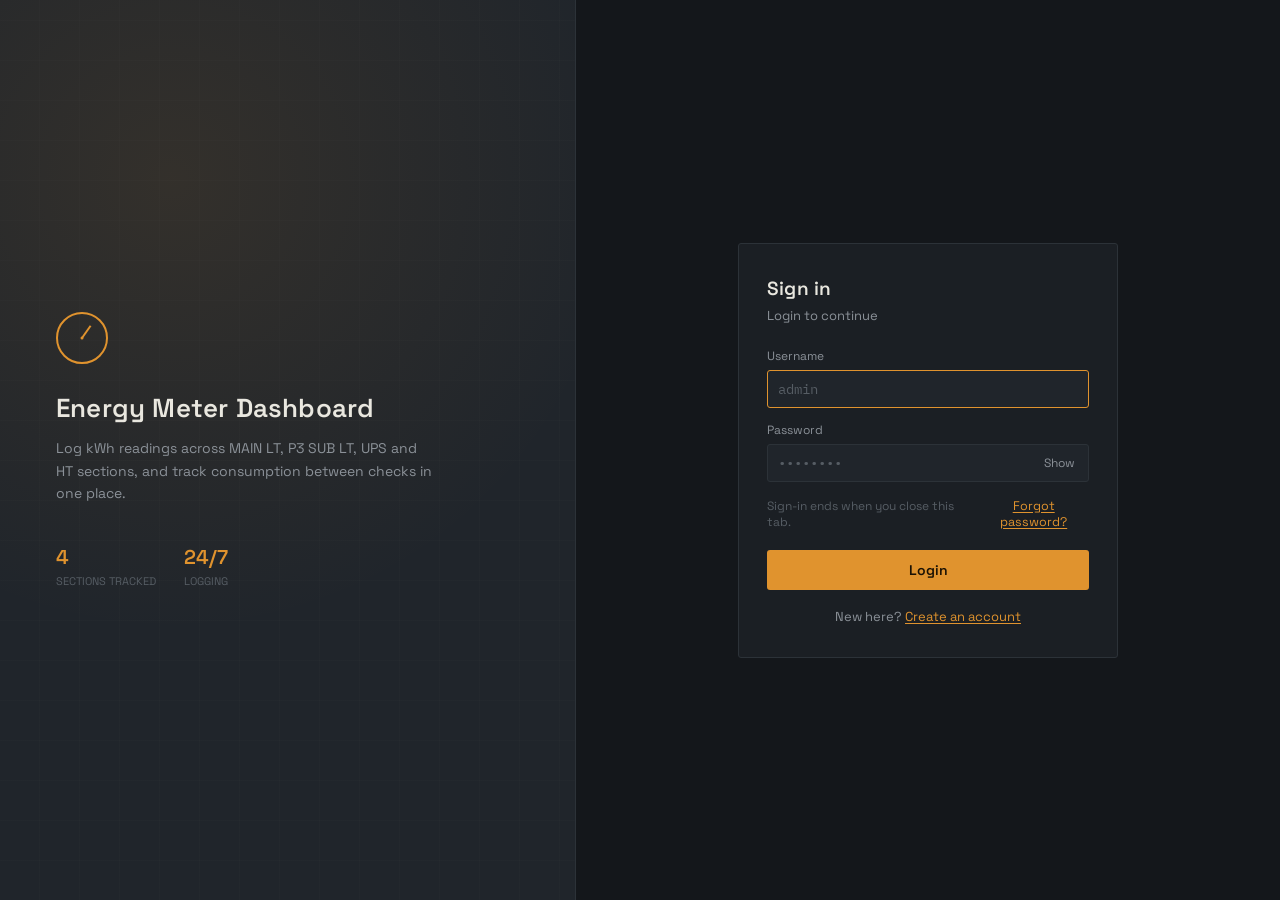
<file: Index.html>
<!DOCTYPE html>
<html lang="en">
<head>
<meta charset="UTF-8">
<script>
  /* Runs before body paints, so the correct page (login vs dashboard)
     shows immediately with no flash of the wrong one. */
  (function(){
    // Login lasts only for this browser tab: closing the tab logs out.
    // Clear anything an older version kept across tab closes.
    ['emd_logged_in','emd_current_user','emd_current_role'].forEach(function(k){ localStorage.removeItem(k); });
    var authed = sessionStorage.getItem('emd_logged_in') === '1';
    document.documentElement.className = authed ? 'is-authed' : 'is-guest';
  })();
</script>
<meta name="viewport" content="width=device-width, initial-scale=1.0">
<title>Energy Meter Dashboard</title>
<link rel="preconnect" href="https://fonts.googleapis.com">
<link rel="preconnect" href="https://fonts.gstatic.com" crossorigin>
<link href="https://fonts.googleapis.com/css2?family=Space+Grotesk:wght@400;500;600;700&family=IBM+Plex+Mono:wght@400;500;600&display=swap" rel="stylesheet">
<style>
  :root{
    --bg: #14171B;
    --panel: #1B1F24;
    --panel-2: #20252B;
    --border: #2C3238;
    --border-soft: #23282E;
    --text: #E9E7DF;
    --text-dim: #8B9198;
    --text-faint: #565D64;
    --amber: #E0932E;
    --green: #6FA97A;
    --red: #C1553C;
    --radius: 3px;
  }
  *{box-sizing:border-box;}

  /* Hide the browser's default up/down spinner on number inputs (kWh
     reading fields, litres, hours, etc.) — purely cosmetic, the inputs
     stay type="number" with all validation/behavior unchanged. */
  input[type="number"]::-webkit-inner-spin-button,
  input[type="number"]::-webkit-outer-spin-button{
    -webkit-appearance: none;
    margin: 0;
  }
  input[type="number"]{
    -moz-appearance: textfield;
    appearance: textfield;
  }
  html,body{margin:0;padding:0;}
  body{
    background: var(--bg);
    color: var(--text);
    font-family: 'Space Grotesk', sans-serif;
    -webkit-font-smoothing: antialiased;
    min-height:100vh;
  }
  .mono{ font-family:'IBM Plex Mono', monospace; font-variant-numeric: tabular-nums; }

  /* ===== auth-gated visibility (see inline script above) ===== */
  #loginPage, #dashboardPage{ display:none; }
  html.is-guest #loginPage{ display:flex; }
  html.is-authed #dashboardPage{ display:block; }

  .shell{ max-width: 1180px; margin: 0 auto; padding: 32px 24px 80px; }

  /* header */
  .top{
    display:flex; align-items:flex-end; justify-content:space-between;
    border-bottom: 1px solid var(--border);
    padding-bottom: 20px; margin-bottom: 22px;
    flex-wrap: wrap; gap: 16px;
  }
  .brand-mark{ display:flex; align-items:center; gap:14px; }
  .dial{
    width:44px; height:44px; border-radius:50%;
    border: 2px solid var(--amber);
    position:relative; flex-shrink:0;
  }
  .dial::after{
    content:''; position:absolute; top:50%; left:50%;
    width:2px; height:15px; background:var(--amber);
    transform-origin: bottom center;
    transform: translate(-50%,-100%) rotate(35deg);
  }
  .dial::before{
    content:''; position:absolute; top:50%; left:50%;
    width:3px; height:3px; border-radius:50%; background:var(--amber);
    transform: translate(-50%,-50%);
  }
  .dial.small{ width:36px; height:36px; margin: 0 auto 14px; }
  h1{ font-size: 22px; font-weight:600; margin:0; letter-spacing:0.2px; }
  .sub{ color: var(--text-dim); font-size: 13px; margin-top:3px; }
  .header-right{ display:flex; align-items:center; gap:18px; }
  .clock{ text-align:right; }
  .clock .t{ font-size: 20px; font-weight:500; }
  .clock .d{ color: var(--text-dim); font-size:12px; margin-top:2px; }
  .logout-btn{
    background:transparent; border:1px solid var(--border); color:var(--text-dim);
    padding:8px 14px; border-radius:var(--radius); font-size:13px; font-family:'Space Grotesk',sans-serif;
  }
  .logout-btn:hover{ border-color:var(--red); color:var(--red); }

  /* app shell: fixed left navigation pane (light theme) + main content */
  .app-shell{ min-height:100vh; }
  .side-nav{
    width:256px; background:#FFFFFF; color:#1F2430;
    border:1px solid #14171B;
    padding:22px 16px; position:fixed; top:0; left:0; height:100vh; overflow-y:auto;
    display:flex; flex-direction:column; z-index:60;
    transition: transform 0.25s ease;
  }
  .side-nav-header{
    display:flex; align-items:center; justify-content:space-between; margin-bottom:18px;
  }
  .side-nav-brand{ display:flex; align-items:center; gap:10px; }
  .side-nav-brand .mini-dial{
    width:26px; height:26px; border-radius:50%; border:2px solid #E0932E; position:relative; flex-shrink:0;
  }
  .side-nav-brand .mini-dial::after{
    content:''; position:absolute; top:50%; left:50%; width:1.5px; height:9px; background:#E0932E;
    transform-origin:bottom center; transform:translate(-50%,-100%) rotate(35deg);
  }
  .side-nav-brand span{ font-size:14px; font-weight:600; color:#1F2430; }
  .sidenav-close-btn{
    display:none; background:transparent; border:none; color:#9AA1AC; font-size:20px;
    padding:2px 6px; cursor:pointer; line-height:1; border-radius:6px;
  }
  .sidenav-close-btn:hover{ background:#F5F6F8; color:#4B5563; }

  .profile-card{
    display:flex; align-items:center; gap:12px; padding:12px;
    margin-bottom:20px; border:1px solid #ECEDEF; border-radius:12px; background:#FAFAFB;
  }
  .profile-avatar{
    width:42px; height:42px; border-radius:50%; background:#E0932E; color:#fff;
    display:flex; align-items:center; justify-content:center; flex-shrink:0;
    font-family:'Space Grotesk',sans-serif; font-weight:700; font-size:14px;
  }
  .profile-info{ min-width:0; }
  .profile-name{
    font-size:13px; font-weight:600; color:#1F2430; line-height:1.3;
    white-space:nowrap; overflow:hidden; text-overflow:ellipsis;
  }
  .profile-role{
    font-size:11.5px; color:#E0932E; margin-top:2px; font-family:'IBM Plex Mono',monospace;
    white-space:nowrap; overflow:hidden; text-overflow:ellipsis;
  }

  .side-nav-label{
    font-size:11px; font-weight:600; color:#9AA1AC;
    letter-spacing:0.6px; text-transform:uppercase; margin:4px 8px 10px;
  }
  .side-nav-bottom{
    margin-top:auto; padding-top:16px; border-top:1px solid #ECEDEF;
  }
  .sidebar-logout-btn{
    width:100%; display:flex; align-items:center; gap:10px;
    background:transparent; border:none; color:var(--red);
    padding:11px 12px; border-radius:10px;
    font-size:13.5px; font-family:'Space Grotesk',sans-serif; cursor:pointer;
    transition: background 0.15s ease;
  }
  .sidebar-logout-btn svg{ width:16px; height:16px; flex-shrink:0; }
  .sidebar-logout-btn:hover{ background:#FCEDE8; color:#B3492F; }

  .main-content{ margin-left:256px; min-width:0; }

  .sidenav-backdrop{
    display:none; position:fixed; inset:0; background:rgba(15,17,20,0.5); z-index:55;
  }
  .hamburger-btn{
    display:none; position:fixed; top:16px; left:16px; z-index:65;
    width:40px; height:40px; border-radius:10px; background:var(--panel); border:1px solid var(--border);
    color:var(--text); align-items:center; justify-content:center; cursor:pointer;
  }

  @media (max-width:760px){
    .side-nav{ transform:translateX(-100%); box-shadow:2px 0 24px rgba(0,0,0,0.25); }
    .side-nav.open{ transform:translateX(0); }
    .sidenav-close-btn{ display:block; }
    .main-content{ margin-left:0; padding-top:56px; }
    .hamburger-btn{ display:flex; }
    .sidenav-backdrop.open{ display:block; }
  }

  /* room tabs (vertical nav list) — light sidebar theme */
  .roomtabs{ display:flex; flex-direction:column; gap:2px; }
  .nav-item-wrap{ display:flex; flex-direction:column; }
  .nav-row{ display:flex; align-items:center; gap:2px; }

  .roomtab{
    flex:1; min-width:0; background:transparent; border:none; color:#4B5563;
    padding: 12px 12px; cursor:pointer; position:relative; border-radius:10px;
    display:flex; align-items:center; gap:12px; text-align:left;
    transition: background 0.15s ease, color 0.15s ease;
  }
  .roomtab .rt-icon{ width:19px; height:19px; flex-shrink:0; color:#9AA1AC; transition:color 0.15s ease; }
  .roomtab .rt-text{ display:flex; flex-direction:column; gap:2px; min-width:0; }
  .roomtab .rname{ font-size:13.5px; font-weight:600; color:#1F2430; letter-spacing:0.2px; white-space:nowrap; }
  .roomtab .rmeta{ font-size:11.5px; color:#9AA1AC; white-space:nowrap; }
  .roomtab:hover:not(.active){ background:#F5F6F8; }
  .roomtab.active{ background: rgba(224,147,46,0.12); }
  .roomtab.active .rt-icon{ color:#E0932E; }
  .roomtab.active .rname{ color:#E0932E; }

  /* expand/collapse chevron: space always reserved, arrow itself hidden until hover */
  .chevron-slot{ width:20px; height:20px; flex-shrink:0; }
  .chevron-btn{
    width:20px; height:20px; flex-shrink:0; padding:0; margin:0;
    display:flex; align-items:center; justify-content:center;
    background:transparent; border:none; border-radius:6px; color:#9AA1AC; cursor:pointer;
    opacity:0; transition: opacity 0.15s ease, background 0.15s ease, color 0.15s ease;
  }
  .nav-row:hover .chevron-btn{ opacity:1; }
  .chevron-btn:hover{ background:#F0F1F3; color:#4B5563; }
  .chevron-btn svg{ width:13px; height:13px; transition: transform 0.2s ease; }
  .chevron-btn.expanded svg{ transform: rotate(90deg); }
  .nav-item-wrap.expanded .chevron-btn{ opacity:1; color:#E0932E; }

  .nav-children{
    max-height:0; overflow:hidden; padding-left:44px;
    transition: max-height 0.25s ease;
  }
  .nav-item-wrap.expanded .nav-children{ max-height:320px; }
  .nav-children-title{
    font-size:10.5px; font-weight:600; letter-spacing:0.6px; color:#9AA1AC;
    padding:6px 10px 4px; text-transform:uppercase;
  }
  .nav-child-btn{
    display:block; width:100%; text-align:left; background:transparent; border:none;
    color:#6B7280; font-family:'Space Grotesk',sans-serif; font-size:12.5px;
    padding:8px 10px; margin:1px 0; border-radius:8px; cursor:pointer;
    transition: background 0.15s ease, color 0.15s ease;
  }
  .nav-child-btn:hover{ background:#F5F6F8; color:#1F2430; }
  .nav-child-btn.active{ background: rgba(224,147,46,0.12); color:#E0932E; }

  /* Total Reading Log mode: hide the per-section form, let the table take full width */
  #dashboardPage.mode-total-log .layout{ grid-template-columns: 1fr; }

  /* Room section views (Main LT, P3 Sub LT, UPS, DG, Diesel): hide the
     "Log a reading" form, let the cards/table take full width. Adding a
     reading is done from DASHBOARD instead. */
  #dashboardPage.mode-room .layout{ grid-template-columns: 1fr; }

  /* P3 SUB LT READING quick-entry sheet: fixed list of panels, always
     visible while that section is open, hidden otherwise */
  #p3QuickEntryPanel{ display:none; }
  #dashboardPage.view-p3-quick #p3QuickEntryPanel{ display:block; }
  #mainLtQuickEntryPanel{ display:none; }
  #dashboardPage.view-mainlt-quick #mainLtQuickEntryPanel{ display:block; }
  #upsQuickEntryPanel{ display:none; }
  #dashboardPage.view-ups-quick #upsQuickEntryPanel{ display:block; }
  #dieselQuickEntryPanel{ display:none; }
  #dashboardPage.view-diesel-quick #dieselQuickEntryPanel{ display:block; }
  #dgQuickEntryPanel{ display:none; }
  #dashboardPage.view-dg-quick #dgQuickEntryPanel{ display:block; }
  @media (max-width:600px){
    .quick-entry-grid .qe-row .qe-label{ white-space:normal; overflow:visible; text-overflow:clip; line-height:1.3; }
  }
  .qe-table-wrap{ grid-column: 1 / -1; overflow-x:auto; padding:1px 1px 3px; margin-bottom:4px; }
  .qe-table{ border-collapse:collapse; width:100%; max-width:520px; }
  .qe-table th{
    text-align:left; font-size:11px; font-weight:600; letter-spacing:0.5px; color:var(--text-dim);
    padding:8px 12px; background:var(--panel-2); border:1px solid var(--border); white-space:nowrap;
  }
  .qe-table td{ padding:8px 12px; border:1px solid var(--border); vertical-align:middle; }
  .qe-table td:first-child{ width:90px; }
  .qe-table tbody tr:last-child td{ border-bottom:1px solid var(--border); }
  .qe-table td label{ margin:0; font-size:13px; font-weight:600; color:var(--text); white-space:nowrap; }
  .qe-table td input{ width:100%; }
  .qe-group-title{
    grid-column: 1 / -1; font-size:12.5px; font-weight:600; color:var(--amber);
    margin:14px 0 2px; padding-top:10px; border-top:1px solid var(--border-soft);
  }
  .quick-entry-grid > .qe-group-title:first-child{ border-top:none; margin-top:0; padding-top:0; }
  .quick-entry-panel{
    background: var(--panel); border:1px solid var(--border); border-radius: var(--radius);
    padding: 20px; margin-bottom: 24px;
  }
  .quick-entry-title{ font-size:18px; font-weight:600; color:var(--text); letter-spacing:0.2px; }
  .quick-entry-sub{ font-size:12.5px; color:var(--text-dim); margin-top:4px; margin-bottom:16px; }
  .qe-date-row{ display:flex; align-items:center; gap:12px; margin-bottom:20px; }
  .qe-date-row label{ margin:0; flex:0 0 auto; font-size:13px; color:var(--text-dim); }
  .qe-date-input{ max-width:200px; }
  .quick-entry-grid{
    display:grid; grid-template-columns: repeat(2, 1fr);
    gap: 14px 28px;
  }
  .qe-row{ display:flex; align-items:center; gap:12px; }
  .qe-row .qe-label{
    flex:0 0 200px; font-size:13px; color:var(--text-dim); white-space:nowrap;
    overflow:hidden; text-overflow:ellipsis;
  }
  .qe-row input{ flex:1; min-width:0; }
  .qe-total-row{
    grid-column: 1 / -1; border-top:1px solid var(--border);
    margin-top:6px; padding-top:16px;
  }
  .qe-total-row .qe-label{ flex-basis:auto; font-weight:600; color:var(--text); font-size:13.5px; }
  .qe-total-row input{
    font-weight:700; color:var(--amber); background:var(--panel-2);
    border-color: var(--amber); cursor:default;
  }
  .quick-entry-msg{
    margin-top:14px; font-size:13px; color:var(--green);
  }
  @media (max-width:820px){
    .quick-entry-grid{ grid-template-columns: 1fr; }
    .qe-row .qe-label{ flex-basis:150px; }
  }

  /* Create/Add mode: hide summary/cards/table, show only the form (with a section picker) */
  #dashboardPage.mode-create .summary{ display:none; }
  #dashboardPage.mode-create .results-panel{ display:none; }
  /* READING title: shown only on the DASHBOARD page */
  /* ===== Dashboard overview (KPI cards, charts, latest readings) ===== */
  .overview-panel{ display:none; }
  #dashboardPage.mode-create .overview-panel{ display:block; }
  .ov-error{
    margin-bottom:16px; padding:10px 12px; border-radius:var(--radius);
    background: rgba(193,85,60,0.12); border:1px solid var(--red); color:#E39685; font-size:13px;
  }
  .ov-kpis{ display:grid; grid-template-columns: repeat(4, 1fr); gap:16px; margin-bottom:16px; }
  .ov-card{
    background:var(--panel); border:1px solid var(--border); border-radius:12px; padding:18px 20px; min-width:0;
  }
  .ov-kpi{ display:flex; align-items:center; gap:16px; }
  .ov-icon{
    width:52px; height:52px; border-radius:50%; flex-shrink:0;
    display:flex; align-items:center; justify-content:center;
    background: rgba(var(--ov-rgb), 0.14); color: rgb(var(--ov-rgb));
  }
  .ov-icon svg{ width:26px; height:26px; }
  .ov-orange{ --ov-rgb: 224,147,46; }
  .ov-green{ --ov-rgb: 111,169,122; }
  .ov-purple{ --ov-rgb: 155,127,209; }
  .ov-blue{ --ov-rgb: 91,155,213; }
  .ov-kpi-body{ min-width:0; }
  .ov-kpi-label{ font-size:11px; font-weight:600; letter-spacing:0.6px; color:var(--text-dim); }
  .ov-kpi-value{ font-size:26px; font-weight:600; margin-top:6px; color:var(--text); white-space:nowrap; }
  .ov-kpi-value .ov-unit{ font-size:13px; font-weight:500; color:var(--text-dim); margin-left:6px; }
  .ov-kpi-sub{ font-size:11.5px; color:var(--text-faint); margin-top:4px; }
  .ov-row{ display:grid; gap:16px; margin-bottom:16px; }
  .ov-row-charts{ grid-template-columns: minmax(0,1.7fr) minmax(0,1fr); }
  .ov-row-bottom{ grid-template-columns: minmax(0,1.7fr) minmax(0,1fr); }
  .ov-card-head{
    display:flex; align-items:center; justify-content:space-between; gap:12px; flex-wrap:wrap;
    font-size:12px; font-weight:600; letter-spacing:0.6px; color:var(--text); margin-bottom:14px;
  }
  .ov-card-head select{ width:auto; padding:6px 10px; font-size:12px; }
  .ov-range-label{ font-size:11px; font-weight:500; color:var(--text-faint); letter-spacing:0; }
  .ov-chart{ width:100%; min-height:260px; }
  .ov-chart svg{ display:block; width:100%; height:auto; }
  .ov-empty{ padding:44px 12px; text-align:center; color:var(--text-dim); font-size:13px; }
  .ov-bar-row{ display:grid; grid-template-columns: 82px minmax(0,1fr) auto; gap:12px; align-items:center; margin-bottom:16px; }
  .ov-bar-name{ font-size:12.5px; font-weight:600; color:var(--text); }
  .ov-bar-track{ height:14px; background:var(--panel-2); border-radius:7px; overflow:hidden; }
  .ov-bar-fill{ height:100%; background:var(--amber); border-radius:7px; min-width:3px; }
  .ov-bar-val{ font-size:12px; color:var(--text-dim); text-align:right; white-space:nowrap; }
  .ov-bar-val b{ color:var(--text); font-weight:600; }
  .ov-table-wrap{ overflow-x:auto; }
  .ov-table{ width:100%; border-collapse:collapse; min-width:600px; }
  .ov-table th{
    text-align:left; font-size:10.5px; font-weight:600; letter-spacing:0.6px; color:var(--text-dim);
    padding:8px 12px; border-bottom:1px solid var(--border); white-space:nowrap;
  }
  .ov-table td{ padding:10px 12px; font-size:12.5px; border-bottom:1px solid var(--border-soft); white-space:nowrap; }
  .ov-table tr:last-child td{ border-bottom:none; }
  .ov-table td.num, .ov-table th.num{ text-align:right; }
  .ov-table .ov-sec{ color:var(--text-faint); font-size:11px; display:block; }
  .ov-actions{ display:flex; flex-direction:column; gap:12px; }
  .ov-action-btn{
    width:100%; display:flex; align-items:center; justify-content:center; gap:10px;
    padding:14px 16px; border:none; border-radius:10px; cursor:pointer;
    background:var(--amber); color:#1B1204; font-size:13px; font-weight:700; letter-spacing:0.5px;
    font-family:'Space Grotesk',sans-serif; transition: background 0.15s ease, transform 0.1s ease;
  }
  .ov-action-btn svg{ width:18px; height:18px; }
  .ov-action-btn:hover{ background:#EEA344; }
  .ov-action-btn:active{ transform: scale(0.99); }
  .ov-action-note{ font-size:11.5px; color:var(--text-faint); margin-top:14px; line-height:1.5; }
  @media (max-width:1180px){
    .ov-kpis{ grid-template-columns: repeat(2, 1fr); }
  }
  @media (max-width:980px){
    .ov-row-charts, .ov-row-bottom{ grid-template-columns: 1fr; }
  }
  @media (max-width:600px){
    .ov-kpis{ grid-template-columns: 1fr; }
    .ov-bar-row{ grid-template-columns: 70px minmax(0,1fr); }
    .ov-bar-val{ grid-column: 1 / -1; text-align:left; margin-top:-8px; }
  }
  #dashboardPage.mode-create .layout{ grid-template-columns: 1fr; }

  /* summary strip */
  .summary{
    display:grid; grid-template-columns: repeat(3, 1fr);
    gap:1px; background: var(--border);
    border: 1px solid var(--border);
    margin-bottom: 24px;
  }
  .stat{ background: var(--panel); padding: 16px 18px; }
  .stat .label{ font-size:12px; color:var(--text-dim); margin-bottom:8px; }
  .stat .value{ font-size:24px; font-weight:500; }
  .stat .value.amber{ color:var(--amber); }

  /* layout: form left (300-350px), table right (remaining width) */
  .layout{ display:grid; grid-template-columns: 1fr; gap:24px; align-items:start; }
  @media (max-width: 800px){ .layout{ grid-template-columns: 1fr; } }

  .panel{
    background: var(--panel);
    border: 1px solid var(--border);
    border-radius: var(--radius);
    padding: 20px;
  }
  .panel-title{
    font-size:13px; font-weight:600; color:var(--text);
    margin: 0 0 16px 0; padding-bottom:12px;
    border-bottom: 1px solid var(--border-soft);
    display:flex; align-items:center; justify-content:space-between;
  }
  .panel-title .rtag{ font-size:11px; font-weight:500; color:var(--amber); }

  label{ display:block; font-size:12px; color:var(--text-dim); margin-bottom:6px; margin-top:14px; }
  label:first-of-type{ margin-top:0; }
  input, select{
    width:100%; background: var(--panel-2); border:1px solid var(--border);
    color: var(--text); padding: 9px 10px; border-radius: var(--radius);
    font-family:'Space Grotesk', sans-serif; font-size:14px;
  }
  input.mono, select.mono{ font-family:'IBM Plex Mono', monospace; }
  input:focus, select:focus{ outline:none; border-color: var(--amber); }
  input::placeholder{ color: var(--text-faint); }
  input[type="date"]::-webkit-calendar-picker-indicator{ opacity:0.5; filter:invert(1); }

  .err{ color: var(--red); font-size:12px; margin-top:6px; display:none; }

  button{ font-family:'Space Grotesk', sans-serif; cursor:pointer; }
  .btn-primary{
    width:100%; margin-top:20px; padding: 11px;
    background: var(--amber); color: #1B1204; border:none;
    font-weight:600; font-size:14px; border-radius: var(--radius);
  }
  .btn-primary:hover{ background:#EEA344; }
  .btn-primary:active{ transform: scale(0.99); }
  .btn-primary:disabled{ background:#8A6A3C; color:#40331C; cursor:not-allowed; }

  .btn-ghost{
    background:transparent; border:1px solid var(--border);
    color: var(--text-dim); font-size:12px; padding:6px 10px; border-radius: var(--radius);
  }
  .btn-ghost:hover{ border-color: var(--text-dim); color: var(--text); }


  /* table */
  .table-wrap{ background: var(--panel); border:1px solid var(--border); border-radius: var(--radius); overflow:hidden; }
  table{ width:100%; border-collapse: collapse; }
  thead th{
    text-align:left; font-size:11px; font-weight:600; color:var(--text-dim);
    padding: 10px 14px; border-bottom:1px solid var(--border);
    background: var(--panel-2);
  }
  tbody td{
    padding: 10px 14px; font-size:13px; border-bottom:1px solid var(--border-soft);
    vertical-align: middle;
  }
  tbody tr:last-child td{ border-bottom:none; }
  tbody tr:hover{ background: var(--panel-2); }
  td.num{ font-family:'IBM Plex Mono', monospace; font-variant-numeric:tabular-nums; }
  .tag{
    display:inline-block; font-size:11px; padding: 2px 7px; border-radius:2px;
    border:1px solid var(--border);
  }
  .del-btn{
    background:none; border:none; color: var(--text-faint); font-size:16px; line-height:1; padding:2px 6px;
  }
  .del-btn:hover{ color: var(--red); }
  .note-cell{ color: var(--text-dim); max-width:220px; overflow:hidden; text-overflow:ellipsis; white-space:nowrap; }

  .filter-row{ display:flex; gap:10px; padding: 14px; border-bottom:1px solid var(--border); flex-wrap:wrap; align-items:center; }
  .filter-row select{ width:auto; min-width:160px; }
  .filter-row input[type="date"]{ width:auto; min-width:120px; }
  .filter-range-sep{ font-size:12px; color:var(--text-faint); }
  .filter-row .count{ margin-left:auto; font-size:12px; color:var(--text-faint); }

  .legend{ font-size:12px; color:var(--text-faint); margin-top:8px; line-height:1.5; }

  /* ===== login page: split-screen (brand panel + form) ===== */
  .login-wrap{
    min-height:100vh; align-items:stretch; justify-content:flex-start; padding:0;
  }
  .login-brand{
    flex: 1 1 45%;
    background:
      radial-gradient(circle at 30% 20%, rgba(224,147,46,0.10), transparent 55%),
      var(--panel-2);
    border-right: 1px solid var(--border);
    display:flex; flex-direction:column; justify-content:center;
    padding: 60px 56px;
    position:relative; overflow:hidden;
  }
  .login-brand::before{
    content:''; position:absolute; inset:0;
    background-image: repeating-linear-gradient(
        0deg, transparent, transparent 39px, rgba(255,255,255,0.025) 40px
      ),
      repeating-linear-gradient(
        90deg, transparent, transparent 39px, rgba(255,255,255,0.025) 40px
      );
    pointer-events:none;
  }
  .login-brand-inner{ position:relative; z-index:1; max-width:380px; }
  .login-brand .dial{ width:52px; height:52px; margin-bottom:28px; }
  .login-brand h1{ font-size:26px; line-height:1.3; margin:0; }
  .login-brand .sub{ font-size:14px; margin-top:12px; color:var(--text-dim); line-height:1.6; }
  .login-brand-stats{ display:flex; gap:28px; margin-top:40px; }
  .login-brand-stats div .n{ font-size:20px; font-weight:600; color:var(--amber); }
  .login-brand-stats div .l{ font-size:11px; color:var(--text-faint); margin-top:4px; }

  .login-form-side{
    flex: 1 1 55%; display:flex; align-items:center; justify-content:center; padding:24px;
  }
  .login-card{
    background:var(--panel); border:1px solid var(--border); border-radius:var(--radius);
    padding: 32px 28px; width:100%; max-width:380px;
  }
  .login-head{ margin-bottom:24px; }
  .login-head h1{ font-size:19px; }
  .login-head .sub{ margin-top:6px; }
  .pwd-wrap{ position:relative; }
  .pwd-wrap input{ padding-right:54px; }
  .pwd-toggle{
    position:absolute; right:6px; top:50%; transform:translateY(-50%);
    background:transparent; border:none; color:var(--text-dim); font-size:12px;
    padding:6px 8px;
  }
  .pwd-toggle:hover{ color:var(--text); }
  .row-between{ display:flex; align-items:center; justify-content:space-between; margin-top:16px; }
  .session-note{ font-size:12px; color:var(--text-faint); }
  .chk-label{ display:flex; align-items:center; gap:8px; font-size:13px; color:var(--text-dim); margin:0; cursor:pointer; }
  .chk-label input{ width:auto; accent-color:var(--amber); cursor:pointer; }
  .login-alert{
    margin-top:16px; padding:10px 12px; border-radius:var(--radius);
    background: rgba(193,85,60,0.12); border:1px solid var(--red); color:#E39685;
    font-size:13px;
  }
  .demo-hint{ text-align:center; margin-top:18px; font-size:12px; color:var(--text-faint); }
  .demo-hint .mono{ color:var(--text-dim); }
  .link-btn{
    background:transparent; border:none; color:var(--amber); font-size:12.5px;
    padding:0; font-family:'Space Grotesk',sans-serif; text-decoration:underline;
    text-underline-offset:2px;
  }
  .link-btn:hover{ color:#EEA344; }
  .signup-line{
    text-align:center; margin-top:18px; font-size:13px; color:var(--text-dim);
  }
  .signup-line .link-btn{ font-size:13px; }

  @media (max-width:860px){
    .login-brand{ display:none; }
    .login-form-side{ flex:1 1 100%; }
  }
  @media (max-width:480px){
    .login-card{ padding:26px 20px; }
  }

  /* ===== logout confirmation modal ===== */
  .modal-overlay{
    position:fixed; inset:0; background:rgba(10,11,13,0.65);
    align-items:center; justify-content:center; z-index:100; padding:20px;
  }
  #agForm > div[id$="Wrap"]{ margin-top:12px; }
  #agForm > div[id$="Wrap"]:first-child{ margin-top:0; }
  #adminTabPanel-history th, #loginHistoryBody td{ white-space:nowrap; }
  #loginHistoryBody .note-cell{ max-width:none; overflow:visible; text-overflow:clip; }
  .modal-card{
    background:var(--panel); border:1px solid var(--border); border-radius:var(--radius);
    padding:24px; width:100%; max-width:340px;
  }
  .modal-title{ font-size:15px; font-weight:600; margin-bottom:8px; }
  .modal-text{ font-size:13px; color:var(--text-dim); line-height:1.5; }
  .modal-actions{ display:flex; gap:10px; margin-top:20px; justify-content:flex-end; }
  .modal-actions .btn-ghost{ padding:9px 14px; }
  .modal-actions .btn-primary{ width:auto; margin-top:0; padding:9px 16px; }

  /* ===== Admin Settings ===== */
  #adminSettingsPanel{ display:none; }
  #dashboardPage.view-admin-settings .layout{ display:none; }
  #dashboardPage.view-admin-settings #adminSettingsPanel{ display:block; }

  .admin-warning{
    background: rgba(224,147,46,0.1); border:1px solid var(--amber);
    color: var(--text-dim); font-size:12.5px; line-height:1.6;
    padding:12px 14px; border-radius:var(--radius); margin-bottom:20px;
  }
  .admin-warning strong{ color:var(--amber); }

  .admin-tabs{ display:flex; gap:6px; margin-bottom:20px; border-bottom:1px solid var(--border); }
  .admin-tab{
    background:transparent; border:none; color:var(--text-dim);
    font-family:'Space Grotesk',sans-serif; font-size:13px; padding:10px 16px;
    cursor:pointer; border-bottom:2px solid transparent; margin-bottom:-1px;
  }
  .admin-tab:hover{ color:var(--text); }
  .admin-tab.active{ color:var(--amber); border-bottom-color:var(--amber); }
  .admin-tab-panel{ display:none; }
  .admin-tab-panel.active{ display:block; }

  .admin-grid{ display:grid; grid-template-columns: 1fr 1fr; gap:24px; align-items:start; }
  @media (max-width:900px){ .admin-grid{ grid-template-columns: 1fr; } }

  .admin-btn-row{ display:flex; flex-wrap:wrap; gap:10px; margin-top:22px; }
  .admin-btn-row .btn-ghost{ padding:9px 14px; }

  .admin-field-list{ list-style:none; margin:8px 0 0; padding:0; }
  .admin-field-list li{
    display:flex; align-items:center; gap:8px; background:var(--panel-2); border:1px solid var(--border);
    border-radius:var(--radius); padding:6px 8px; margin-bottom:6px; font-size:13px; color:var(--text);
  }
  .admin-field-list li.dragging{ opacity:0.4; }
  .admin-field-list li.fl-empty{ color:var(--text-faint); justify-content:center; }
  .admin-field-list .fl-handle{ color:var(--text-faint); cursor:grab; user-select:none; padding:0 2px; }
  .admin-field-list .fl-name{ flex:1; min-width:0; padding:6px 8px; font-size:13px; }
  .admin-field-list .fl-label{ flex:1; min-width:0; overflow:hidden; text-overflow:ellipsis; white-space:nowrap; }
  .fl-btn{
    background:transparent; border:1px solid var(--border); color:var(--text-dim); border-radius:var(--radius);
    min-width:28px; height:28px; padding:0 8px; cursor:pointer; font-size:12.5px; flex-shrink:0;
    font-family:'Space Grotesk',sans-serif;
  }
  .fl-btn:hover:not(:disabled){ border-color:var(--text-dim); color:var(--text); }
  .fl-btn:disabled{ opacity:0.35; cursor:default; }
  .fl-remove{ color:var(--red); border-color:rgba(193,85,60,0.5); }
  .fl-remove:hover:not(:disabled){ border-color:var(--red); color:var(--red); }
  .fl-restore{ color:var(--green); border-color:rgba(111,169,122,0.5); }
  .admin-preview-fields-title{ margin-top:14px; font-size:11px; font-weight:600; letter-spacing:0.5px; color:var(--text-dim); }
  .admin-preview-fields{ display:flex; flex-wrap:wrap; gap:6px; margin-top:8px; }
  .admin-preview-fields span{
    font-size:11.5px; padding:3px 8px; border:1px solid var(--border); border-radius:10px; color:var(--text);
    background:var(--panel-2);
  }
  .admin-col-list{ list-style:none; margin:8px 0 0; padding:0; }
  .admin-col-list li{
    display:flex; align-items:center; gap:10px;
    background: var(--panel-2); border:1px solid var(--border); border-radius:var(--radius);
    padding:9px 12px; margin-bottom:6px; cursor:grab; font-size:13px; color:var(--text);
    user-select:none;
  }
  .admin-col-list li.dragging{ opacity:0.4; }
  .admin-col-list li .drag-handle{ color:var(--text-faint); font-size:14px; letter-spacing:1px; }

  .admin-preview-box{
    background: var(--panel-2); border:1px solid var(--border); border-radius:var(--radius);
    padding:18px;
  }
  .admin-preview-title{ font-size:16px; font-weight:600; color:var(--text); }
  .admin-preview-id{ font-size:11px; color:var(--amber); font-family:'IBM Plex Mono',monospace; margin-top:4px; min-height:14px; }
  .admin-preview-table{ width:100%; border-collapse:collapse; margin-top:16px; }
  .admin-preview-table th{
    text-align:left; font-size:11px; color:var(--text-dim); font-weight:600;
    padding:8px 10px; border-bottom:1px solid var(--border); background:var(--panel);
  }
  .admin-preview-table td{
    font-size:12.5px; color:var(--text-dim); padding:8px 10px; border-bottom:1px solid var(--border-soft);
    font-family:'IBM Plex Mono',monospace;
  }

  .admin-add-user-row{ display:flex; flex-wrap:wrap; gap:10px; margin-top:16px; align-items:center; }
  .admin-add-user-row input{ width:auto; flex:1; min-width:140px; }
  .admin-add-user-row select{ width:auto; }
  .role-tag{
    display:inline-block; font-size:11px; padding:2px 8px; border-radius:10px;
    border:1px solid var(--border); color:var(--text-dim);
  }
  .role-tag.role-admin{ color:var(--amber); border-color:var(--amber); }
  .status-tag{ font-size:11px; color:var(--green); }
  .status-tag.inactive{ color:var(--text-faint); }
  .um-role-select{ width:auto; min-width:100px; }
</style>
</head>
<body>

<!-- ================= LOGIN PAGE (split-screen) ================= -->
<div id="loginPage" class="login-wrap">

  <div class="login-brand">
    <div class="login-brand-inner">
      <div class="dial"></div>
      <h1>Energy Meter Dashboard</h1>
      <div class="sub">Log kWh readings across MAIN LT, P3 SUB LT, UPS and HT sections, and track consumption between checks in one place.</div>
      <div class="login-brand-stats">
        <div><div class="n">4</div><div class="l">SECTIONS TRACKED</div></div>
        <div><div class="n">24/7</div><div class="l">LOGGING</div></div>
      </div>
    </div>
  </div>

  <div class="login-form-side">
    <div class="login-card">
      <div class="login-head">
        <h1>Sign in</h1>
        <div class="sub">Login to continue</div>
      </div>

      <form id="loginForm" novalidate>
        <label for="loginUser">Username</label>
        <input id="loginUser" class="mono" type="text" placeholder="admin" autocomplete="username">
        <div class="err" id="userErr">Please enter your username</div>

        <label for="loginPass">Password</label>
        <div class="pwd-wrap">
          <input id="loginPass" class="mono" type="password" placeholder="••••••••" autocomplete="current-password">
          <button type="button" class="pwd-toggle" id="pwdToggle">Show</button>
        </div>
        <div class="err" id="passErr">Please enter your password</div>

        <div class="row-between">
          <span class="session-note">Sign-in ends when you close this tab.</span>
          <button type="button" class="link-btn" id="forgotPasswordLink">Forgot password?</button>
        </div>

        <div class="login-alert" id="loginAlert" style="display:none;"></div>

        <button type="submit" class="btn-primary" id="loginBtn">Login</button>
      </form>

      <div class="signup-line">New here? <button type="button" class="link-btn" id="openRegisterLink">Create an account</button></div>
    </div>
  </div>

</div>

<!-- ================= DASHBOARD ================= -->
<div id="dashboardPage">
<div class="app-shell">

  <button class="hamburger-btn" id="hamburgerBtn" aria-label="Open navigation">
    <svg viewBox="0 0 24 24" fill="none" stroke="currentColor" stroke-width="2" stroke-linecap="round" stroke-linejoin="round" style="width:20px;height:20px;"><line x1="3" y1="6" x2="21" y2="6"></line><line x1="3" y1="12" x2="21" y2="12"></line><line x1="3" y1="18" x2="21" y2="18"></line></svg>
  </button>
  <div class="sidenav-backdrop" id="sidenavBackdrop"></div>

  <nav class="side-nav" id="sideNav">
    <div class="side-nav-header">
      <div class="side-nav-brand">
        <div class="mini-dial"></div>
        <span>Energy Meter</span>
      </div>
      <button class="sidenav-close-btn" id="sidenavCloseBtn" aria-label="Close navigation">&times;</button>
    </div>

    <div class="profile-card">
      <div class="profile-avatar" id="profileAvatar">VK</div>
      <div class="profile-info">
        <div class="profile-name" id="profileName">Vengateshwaran Kathiresan</div>
        <div class="profile-role" id="profileUsername">rkvengat</div>
      </div>
    </div>

    <div class="side-nav-label" id="readingSheetTitleLabel">Energy Meter Reading</div>
    <div class="roomtabs" id="roomTabs"></div>

    <div class="side-nav-bottom">
      <button class="sidebar-logout-btn" id="logoutBtn">
        <svg viewBox="0 0 24 24" fill="none" stroke="currentColor" stroke-width="2" stroke-linecap="round" stroke-linejoin="round"><path d="M9 21H5a2 2 0 0 1-2-2V5a2 2 0 0 1 2-2h4"></path><polyline points="16 17 21 12 16 7"></polyline><line x1="21" y1="12" x2="9" y2="12"></line></svg>
        <span>Logout</span>
      </button>
    </div>
  </nav>

  <div class="main-content">
  <div class="shell">

  <div class="top">
    <div class="brand-mark">
      <div class="dial"></div>
      <div>
        <h1>Energy meter dashboard</h1>
        <div class="sub">Track kWh readings by section and equipment</div>
      </div>
    </div>
    <div class="header-right">
      <div class="clock">
        <div class="t mono" id="clockTime">--:--</div>
        <div class="d" id="clockDate">-</div>
      </div>
    </div>
  </div>

  <div class="layout">

    <div class="overview-panel" id="overviewPanel">
      <div class="ov-error" id="ovError" style="display:none;"></div>

      <div class="ov-kpis">
        <div class="ov-card ov-kpi">
          <div class="ov-icon ov-orange"><svg viewBox="0 0 24 24" fill="none" stroke="currentColor" stroke-width="2" stroke-linecap="round" stroke-linejoin="round"><polygon points="13 2 3 14 12 14 11 22 21 10 12 10 13 2"></polygon></svg></div>
          <div class="ov-kpi-body">
            <div class="ov-kpi-label">TOTAL ENERGY CONSUMPTION</div>
            <div class="ov-kpi-value mono" id="kpiTotal">—</div>
            <div class="ov-kpi-sub" id="kpiTotalSub">Loading…</div>
          </div>
        </div>
        <div class="ov-card ov-kpi">
          <div class="ov-icon ov-green"><svg viewBox="0 0 24 24" fill="none" stroke="currentColor" stroke-width="2" stroke-linecap="round" stroke-linejoin="round"><rect x="3" y="4" width="18" height="18" rx="2"></rect><line x1="16" y1="2" x2="16" y2="6"></line><line x1="8" y1="2" x2="8" y2="6"></line><line x1="3" y1="10" x2="21" y2="10"></line></svg></div>
          <div class="ov-kpi-body">
            <div class="ov-kpi-label">TODAY'S CONSUMPTION</div>
            <div class="ov-kpi-value mono" id="kpiToday">—</div>
            <div class="ov-kpi-sub" id="kpiTodaySub">Loading…</div>
          </div>
        </div>
        <div class="ov-card ov-kpi">
          <div class="ov-icon ov-purple"><svg viewBox="0 0 24 24" fill="none" stroke="currentColor" stroke-width="2" stroke-linecap="round" stroke-linejoin="round"><rect x="2" y="7" width="20" height="11" rx="2"></rect><path d="M12 9l-3 4h4l-3 4"></path><path d="M6 18v2M18 18v2"></path></svg></div>
          <div class="ov-kpi-body">
            <div class="ov-kpi-label">DG RUNNING HOURS</div>
            <div class="ov-kpi-value mono" id="kpiDg">—</div>
            <div class="ov-kpi-sub" id="kpiDgSub">Loading…</div>
          </div>
        </div>
        <div class="ov-card ov-kpi">
          <div class="ov-icon ov-blue"><svg viewBox="0 0 24 24" fill="none" stroke="currentColor" stroke-width="2" stroke-linecap="round" stroke-linejoin="round"><path d="M4 21V5a2 2 0 0 1 2-2h6a2 2 0 0 1 2 2v16"></path><path d="M2 21h14"></path><rect x="6" y="6" width="6" height="5"></rect><path d="M14 9h2a2 2 0 0 1 2 2v5a1.5 1.5 0 0 0 3 0V9l-3-3"></path></svg></div>
          <div class="ov-kpi-body">
            <div class="ov-kpi-label">DIESEL BALANCE</div>
            <div class="ov-kpi-value mono" id="kpiDiesel">—</div>
            <div class="ov-kpi-sub" id="kpiDieselSub">Loading…</div>
          </div>
        </div>
      </div>

      <div class="ov-row ov-row-charts">
        <div class="ov-card">
          <div class="ov-card-head">
            <span>ENERGY CONSUMPTION TREND</span>
            <select id="ovRangeSel" aria-label="Date range">
              <option value="7">Last 7 Days</option>
              <option value="30">Last 30 Days</option>
              <option value="month">This Month</option>
            </select>
          </div>
          <div class="ov-chart" id="ovTrend"></div>
        </div>
        <div class="ov-card">
          <div class="ov-card-head">
            <span>SECTION-WISE CONSUMPTION</span>
            <span class="ov-range-label" id="ovSectionRange"></span>
          </div>
          <div id="ovSections"></div>
        </div>
      </div>

      <div class="ov-row ov-row-bottom">
        <div class="ov-card">
          <div class="ov-card-head"><span>LATEST METER READINGS</span></div>
          <div class="ov-table-wrap">
            <table class="ov-table">
              <thead>
                <tr>
                  <th>SECTION / EQUIPMENT</th>
                  <th class="num">PREVIOUS READING</th>
                  <th class="num">CURRENT READING</th>
                  <th class="num">CONSUMPTION</th>
                  <th>LAST UPDATED</th>
                </tr>
              </thead>
              <tbody id="ovLatestBody"></tbody>
            </table>
          </div>
        </div>
        <div class="ov-card">
          <div class="ov-card-head"><span>QUICK ACTIONS</span></div>
          <div class="ov-actions">
            <button type="button" class="ov-action-btn" id="ovAddBtn">
              <svg viewBox="0 0 24 24" fill="none" stroke="currentColor" stroke-width="2.4" stroke-linecap="round" stroke-linejoin="round"><line x1="12" y1="5" x2="12" y2="19"></line><line x1="5" y1="12" x2="19" y2="12"></line></svg>
              ADD READING
            </button>
            <button type="button" class="ov-action-btn" id="ovReportsBtn">
              <svg viewBox="0 0 24 24" fill="none" stroke="currentColor" stroke-width="2.2" stroke-linecap="round" stroke-linejoin="round"><line x1="8" y1="6" x2="21" y2="6"></line><line x1="8" y1="12" x2="21" y2="12"></line><line x1="8" y1="18" x2="21" y2="18"></line><line x1="3" y1="6" x2="3.01" y2="6"></line><line x1="3" y1="12" x2="3.01" y2="12"></line><line x1="3" y1="18" x2="3.01" y2="18"></line></svg>
              VIEW REPORTS
            </button>
          </div>
          <div class="ov-action-note">ADD READING opens the MAIN LT READING sheet; use the READINGS menu for the other sheets.</div>
        </div>
      </div>
    </div>

    <div class="results-panel">
      <div class="quick-entry-panel" id="p3QuickEntryPanel">
        <div class="quick-entry-title" id="p3QuickTitle">P3 SUB LT READING</div><div class="admin-preview-id" id="p3QuickPanelIdBadge"></div>
        <div class="quick-entry-sub">Select the date, enter each panel's reading, then save all at once.</div>
        <div class="qe-date-row">
          <label for="p3QuickDate">Date</label>
          <input type="date" class="qe-date-input" id="p3QuickDate">
        </div>
        <div class="quick-entry-grid" id="p3QuickEntryGrid"></div>
        <button type="button" class="btn-primary" id="p3QuickSaveBtn" style="margin-top:20px; max-width:260px;">Save all readings</button>
        <div class="quick-entry-msg" id="p3QuickMsg" style="display:none;"></div>
      </div>

      <div class="quick-entry-panel" id="mainLtQuickEntryPanel">
        <div class="quick-entry-title" id="mainLtQuickTitle">MAIN LT READING</div><div class="admin-preview-id" id="mainLtQuickPanelIdBadge"></div>
        <div class="quick-entry-sub">Select the date, enter each panel's reading, then save all at once.</div>
        <div class="qe-date-row">
          <label for="mainLtQuickDate">Date</label>
          <input type="date" class="qe-date-input" id="mainLtQuickDate">
        </div>
        <div class="quick-entry-grid" id="mainLtQuickEntryGrid"></div>
        <button type="button" class="btn-primary" id="mainLtQuickSaveBtn" style="margin-top:20px; max-width:260px;">Save all readings</button>
        <div class="quick-entry-msg" id="mainLtQuickMsg" style="display:none;"></div>
      </div>

      <div class="quick-entry-panel" id="upsQuickEntryPanel">
        <div class="quick-entry-title" id="upsQuickTitle">UPS READING</div><div class="admin-preview-id" id="upsQuickPanelIdBadge"></div>
        <div class="quick-entry-sub">Select the date, enter each item's reading, then save all at once.</div>
        <div class="qe-date-row">
          <label for="upsQuickDate">Date</label>
          <input type="date" class="qe-date-input" id="upsQuickDate">
        </div>
        <div class="quick-entry-grid" id="upsQuickEntryGrid"></div>
        <button type="button" class="btn-primary" id="upsQuickSaveBtn" style="margin-top:20px; max-width:260px;">Save all readings</button>
        <div class="quick-entry-msg" id="upsQuickMsg" style="display:none;"></div>
      </div>

      <div class="quick-entry-panel" id="dieselQuickEntryPanel">
        <div class="quick-entry-title" id="dieselQuickTitle">DIESEL QUANTITY</div><div class="admin-preview-id" id="dieselQuickPanelIdBadge"></div>
        <div class="quick-entry-sub">Select the date, enter each tank's quantity in litres — the total updates automatically as you type.</div>
        <div class="qe-date-row">
          <label for="dieselQuickDate">Date</label>
          <input type="date" class="qe-date-input" id="dieselQuickDate">
        </div>
        <div class="quick-entry-grid" id="dieselQuickEntryGrid"></div>
        <button type="button" class="btn-primary" id="dieselQuickSaveBtn" style="margin-top:20px; max-width:260px;">Save all readings</button>
        <div class="quick-entry-msg" id="dieselQuickMsg" style="display:none;"></div>
      </div>

      <div class="quick-entry-panel" id="dgQuickEntryPanel">
        <div class="quick-entry-title" id="dgQuickTitle">DG READING</div><div class="admin-preview-id" id="dgQuickPanelIdBadge"></div>
        <div class="quick-entry-sub">Select the date, then enter running hours and diesel added for each 1100 kVA DG unit.</div>
        <div class="qe-date-row">
          <label for="dgQuickDate">Date</label>
          <input type="date" class="qe-date-input" id="dgQuickDate">
        </div>
        <div class="quick-entry-grid" id="dgQuickEntryGrid"></div>
        <button type="button" class="btn-primary" id="dgQuickSaveBtn" style="margin-top:20px; max-width:260px;">Save all readings</button>
        <div class="quick-entry-msg" id="dgQuickMsg" style="display:none;"></div>
      </div>

    </div>

  </div>

  <div id="adminSettingsPanel">
    <div class="admin-warning">
      <strong>Heads up:</strong> this is a front-end-only demo. "Admin-only" here means the UI hides these controls from non-admin accounts — since everything runs in your browser with no server, it isn't real security. Don't rely on this to protect sensitive data.
    </div>

    <div class="admin-tabs" id="adminTabs">
      <button type="button" class="admin-tab active" data-admin-tab="panel">Panel Management</button>
      <button type="button" class="admin-tab" data-admin-tab="users">User Management</button>
      <button type="button" class="admin-tab" data-admin-tab="history">Login History</button>
    </div>

    <!-- ---------- Panel Management ---------- -->
    <div class="admin-tab-panel active" id="adminTabPanel-panel">
      <div class="admin-grid">
        <div class="panel admin-form-panel">
          <div class="panel-title"><span>Panel &amp; sheet settings</span></div>

          <label for="pmSheetTitle">Reading Sheet title</label>
          <input id="pmSheetTitle" placeholder="Energy Meter Reading">

          <label for="pmTitleAlign">Panel title alignment</label>
          <select id="pmTitleAlign">
            <option value="left">Left</option>
            <option value="center">Center</option>
            <option value="right">Right</option>
          </select>

          <label for="pmSectionSelect" style="margin-top:22px;">Section to edit</label>
          <select id="pmSectionSelect" class="mono"></select>

          <label for="pmPanelId">Panel ID (cosmetic label)</label>
          <input id="pmPanelId" class="mono" placeholder="e.g. P-01">

          <label for="pmPanelName">Panel name</label>
          <input id="pmPanelName" placeholder="e.g. MAIN LT READING">

          <label style="margin-top:22px;">Fields in this section — move, rename or remove</label>
          <ul class="admin-field-list" id="pmFieldList"></ul>
          <div id="pmRemovedWrap" style="display:none;">
            <label style="margin-top:14px;">Removed fields (saved readings are kept)</label>
            <ul class="admin-field-list" id="pmRemovedList"></ul>
          </div>

          <label style="margin-top:22px;">Panel order in the menu</label>
          <ul class="admin-field-list" id="pmPanelOrderList"></ul>

          <label style="margin-top:22px;">Reports column order (drag to reorder)</label>
          <ul class="admin-col-list" id="pmColumnList"></ul>

          <div class="admin-btn-row">
            <button type="button" class="btn-primary" id="pmApplyBtn" style="width:auto; margin-top:0;">Apply</button>
            <button type="button" class="btn-primary" id="pmSaveBtn" style="width:auto; margin-top:0;">Save</button>
            <button type="button" class="btn-ghost" id="pmCancelBtn">Cancel</button>
            <button type="button" class="btn-ghost" id="pmResetBtn" style="color:var(--red); border-color:var(--red);">Reset to defaults</button>
          </div>
          <div class="quick-entry-msg" id="pmMsg" style="display:none;"></div>
        </div>

        <div class="panel admin-preview-panel">
          <div class="panel-title"><span>Live preview</span></div>
          <div class="admin-preview-box">
            <div class="admin-preview-title" id="pmPreviewTitle">MAIN LT READING</div>
            <div class="admin-preview-id" id="pmPreviewId"></div>
            <table class="admin-preview-table">
              <thead><tr id="pmPreviewHeaderRow"></tr></thead>
              <tbody><tr id="pmPreviewRow"></tr></tbody>
            </table>
            <div class="admin-preview-fields-title">Fields on this sheet</div>
            <div class="admin-preview-fields" id="pmPreviewFields"></div>
          </div>
          <div class="legend">This preview reflects your unsaved changes. Nothing is applied to the real dashboard until you click Apply or Save.</div>
        </div>
      </div>
    </div>

    <!-- ---------- User Management ---------- -->
    <div class="admin-tab-panel" id="adminTabPanel-users">
      <div class="panel">
        <div class="panel-title"><span>Users</span></div>
        <div class="table-wrap" style="border:none;">
          <table>
            <thead>
              <tr><th>Name</th><th>Username</th><th>Role</th><th>Status</th><th></th></tr>
            </thead>
            <tbody id="userMgmtBody"></tbody>
          </table>
        </div>

        <div class="admin-add-user-row">
          <input id="umNewName" placeholder="Full name">
          <input id="umNewUser" class="mono" placeholder="Username">
          <input id="umNewPass" class="mono" type="password" placeholder="Password (min 6 chars)">
          <select id="umNewRole">
            <option value="user">User</option>
            <option value="admin">Admin</option>
          </select>
          <button type="button" class="btn-primary" id="umAddBtn" style="width:auto; margin-top:0;">Add user</button>
        </div>
        <div class="quick-entry-msg" id="umMsg" style="display:none;"></div>
      </div>
    </div>

    <!-- ---------- Login History ---------- -->
    <div class="admin-tab-panel" id="adminTabPanel-history">
      <div class="panel">
        <div class="panel-title">
          <span>Login history</span>
          <button type="button" class="btn-ghost" id="lhDownloadBtn" style="display:flex; align-items:center; gap:6px;">
            <svg viewBox="0 0 24 24" fill="none" stroke="currentColor" stroke-width="2" stroke-linecap="round" stroke-linejoin="round" style="width:14px;height:14px;"><path d="M21 15v4a2 2 0 0 1-2 2H5a2 2 0 0 1-2-2v-4"></path><polyline points="7 10 12 15 17 10"></polyline><line x1="12" y1="15" x2="12" y2="3"></line></svg>
            Download CSV
          </button>
        </div>
        <div class="table-wrap" style="border:none; max-height:480px; overflow:auto;">
          <table>
            <thead>
              <tr><th>User Name</th><th>Role</th><th>Login Date</th><th>Login Time</th><th>Logout Time</th><th>Duration</th><th>Status</th><th>IP Address</th><th>Device / Browser</th></tr>
            </thead>
            <tbody id="loginHistoryBody"></tbody>
          </table>
        </div>
      </div>
    </div>
  </div>

</div>
</div>
</div>
</div>

<!-- ================= RESET SETTINGS CONFIRMATION ================= -->
<div class="modal-overlay" id="resetSettingsModal" style="display:none;">
  <div class="modal-card">
    <div class="modal-title">Reset panel settings?</div>
    <div class="modal-text">This puts the sheet title, panel names/IDs, title alignment, and column order back to their defaults. This can't be undone.</div>
    <div class="modal-actions">
      <button class="btn-ghost" id="resetSettingsCancel" type="button">Cancel</button>
      <button class="btn-primary" id="resetSettingsConfirm" type="button" style="width:auto; margin-top:0;">Reset</button>
    </div>
  </div>
</div>

<!-- ================= LOGOUT CONFIRMATION ================= -->
<div class="modal-overlay" id="logoutModal" style="display:none;">
  <div class="modal-card">
    <div class="modal-title">Log out?</div>
    <div class="modal-text">You'll need to sign in again to access the dashboard.</div>
    <div class="modal-actions">
      <button class="btn-ghost" id="logoutCancel" type="button">Cancel</button>
      <button class="btn-primary" id="logoutConfirm" type="button">Log out</button>
    </div>
  </div>
</div>

<!-- ================= ADMIN SETTINGS ACCESS (extra ID + password) ================= -->
<div class="modal-overlay" id="adminGateModal" style="display:none;">
  <div class="modal-card">
    <div class="modal-title" id="agTitle">Admin Settings access</div>
    <div class="modal-text" id="agText"></div>
    <form id="agForm" novalidate style="margin-top:14px;">
      <div id="agIdWrap">
        <label for="agId" id="agIdLabel">Admin ID</label>
        <input id="agId" class="mono" type="text" autocomplete="off">
      </div>
      <div id="agPassWrap">
        <label for="agPass" id="agPassLabel">Password</label>
        <input id="agPass" class="mono" type="password" autocomplete="off">
      </div>
      <div id="agNewIdWrap">
        <label for="agNewId">New admin ID</label>
        <input id="agNewId" class="mono" type="text" autocomplete="off">
      </div>
      <div id="agConfirmWrap">
        <label for="agConfirm" id="agConfirmLabel">Confirm password</label>
        <input id="agConfirm" class="mono" type="password" autocomplete="off">
      </div>
      <div class="login-alert" id="agAlert" style="display:none;"></div>
      <div class="modal-actions">
        <button class="btn-ghost" id="agCancel" type="button">Cancel</button>
        <button class="btn-primary" id="agSubmit" type="submit" style="width:auto; margin-top:0;">Unlock</button>
      </div>
      <div style="margin-top:12px; text-align:center;"><button type="button" class="link-btn" id="agSwitch"></button></div>
    </form>
  </div>
</div>

<!-- ================= FORGOT PASSWORD ================= -->
<div class="modal-overlay" id="forgotModal" style="display:none;">
  <div class="modal-card">
    <div class="modal-title">Reset password</div>
    <div class="modal-text" id="forgotIntro">Enter your username and we'll tell you how to reset it.</div>

    <form id="forgotForm" novalidate style="margin-top:16px;">
      <label for="forgotUser">Username</label>
      <input id="forgotUser" class="mono" type="text" placeholder="rkvengat" autocomplete="username">
      <div class="err" id="forgotErr">Please enter your username</div>

      <div class="modal-text" id="forgotResult" style="display:none; margin-top:14px;"></div>

      <div class="modal-actions" style="justify-content:flex-end;">
        <button class="btn-ghost" id="forgotCancel" type="button">Cancel</button>
        <button class="btn-primary" id="forgotSubmit" type="submit" style="width:auto; margin-top:0;">Send instructions</button>
      </div>
    </form>
  </div>
</div>

<!-- ================= CREATE ACCOUNT ================= -->
<div class="modal-overlay" id="registerModal" style="display:none;">
  <div class="modal-card">
    <div class="modal-title">Create an account</div>
    <div class="modal-text">This demo stores new accounts in your browser only.</div>

    <form id="registerForm" novalidate style="margin-top:16px;">
      <label for="regName">Name</label>
      <input id="regName" type="text" placeholder="Your full name" autocomplete="name">
      <div class="err" id="regNameErr">Please enter your name</div>

      <label for="regUser" style="margin-top:14px;">Username</label>
      <input id="regUser" class="mono" type="text" placeholder="Choose a username" autocomplete="username">
      <div class="err" id="regUserErr">Please choose a username</div>

      <label for="regPass">Password</label>
      <div class="pwd-wrap">
        <input id="regPass" class="mono" type="password" placeholder="••••••••" autocomplete="new-password">
        <button type="button" class="pwd-toggle" id="regPwdToggle">Show</button>
      </div>
      <div class="err" id="regPassErr">Password must be at least 6 characters</div>

      <label for="regPassConfirm">Confirm password</label>
      <input id="regPassConfirm" class="mono" type="password" placeholder="••••••••" autocomplete="new-password">
      <div class="err" id="regConfirmErr">Passwords don't match</div>

      <div class="login-alert" id="registerAlert" style="display:none;"></div>

      <div class="modal-actions" style="justify-content:flex-end;">
        <button class="btn-ghost" id="registerCancel" type="button">Cancel</button>
        <button class="btn-primary" id="registerSubmit" type="submit" style="width:auto; margin-top:0;">Create account</button>
      </div>
    </form>
  </div>
</div>

<script>
/* ==========================================================================
   DEMO AUTHENTICATION
   --------------------------------------------------------------------------
   Everything in this block is a front-end-only stand-in for real auth.
   It is kept separate from the dashboard logic on purpose: to wire up a
   real backend later, replace the body of `checkCredentials()` with an
   API call, and replace the localStorage/sessionStorage flag with
   whatever session/token mechanism your backend returns.
   ========================================================================== */
// All reading dates and "updated at"/login timestamps use Asia/Kolkata
// (IST), regardless of the browser's own timezone.
function istDateStr(d){
  d = d || new Date();
  var parts = new Intl.DateTimeFormat('en-CA', { timeZone:'Asia/Kolkata', year:'numeric', month:'2-digit', day:'2-digit' }).formatToParts(d);
  var map = {}; parts.forEach(function(p){ map[p.type] = p.value; });
  return map.year + '-' + map.month + '-' + map.day;
}
function istTimeStr(d){
  d = d || new Date();
  return new Intl.DateTimeFormat('en-GB', { timeZone:'Asia/Kolkata', hour:'2-digit', minute:'2-digit', second:'2-digit', hour12:false }).format(d);
}
function istDateTimeStr(d){
  return istDateStr(d) + ' ' + istTimeStr(d) + ' IST';
}

var AUTH_FLAG_KEY = 'emd_logged_in';
var CURRENT_USER_KEY = 'emd_current_user';
var CURRENT_ROLE_KEY = 'emd_current_role';
var DEMO_USER = 'rkvengat';
var DEMO_PASS = 'Vengatesh@9797';
var DEMO_USERS_KEY = 'emd_demo_users'; // username -> {password, role, active}
var LOGIN_HISTORY_KEY = 'emd_login_history';
var SESSION_RECORD_KEY = 'emd_session_record_id';
var ROLE_ADMIN = 'admin';
var ROLE_USER = 'user';

function isLoggedIn(){
  return sessionStorage.getItem(AUTH_FLAG_KEY) === '1';
}
// Session storage lives only as long as the browser tab, so closing the tab
// (or the browser) logs the user out; a page reload keeps them signed in.
function setLoggedIn(user, role){
  sessionStorage.setItem(AUTH_FLAG_KEY, '1');
  sessionStorage.setItem(CURRENT_USER_KEY, user);
  sessionStorage.setItem(CURRENT_ROLE_KEY, role);
}
function clearLoggedIn(){
  lockAdminGate();
  [AUTH_FLAG_KEY, CURRENT_USER_KEY, CURRENT_ROLE_KEY].forEach(function(k){
    sessionStorage.removeItem(k);
    localStorage.removeItem(k);
  });
}
function getCurrentUser(){
  return sessionStorage.getItem(CURRENT_USER_KEY) || '';
}
function getCurrentRole(){
  return sessionStorage.getItem(CURRENT_ROLE_KEY) || ROLE_USER;
}
function isAdmin(){ return getCurrentRole() === ROLE_ADMIN; }

// Sidebar profile card: shows the logged-in user's initials, name and
// username. Accounts only store a username, so the built-in admin gets
// its full name and everyone else is shown by username.
var PROFILE_FULL_NAMES = { 'rkvengat': 'Vengateshwaran Kathiresan' };
function renderProfileCard(){
  var user = getCurrentUser();
  var avatarEl = document.getElementById('profileAvatar');
  var nameEl = document.getElementById('profileName');
  var userEl = document.getElementById('profileUsername');
  if(!avatarEl || !nameEl || !userEl || !user) return;
  var rec = getDemoUsers()[user];
  var full = PROFILE_FULL_NAMES[user] || (rec && rec.name) || user;
  var words = full.split(/[\s._-]+/).filter(Boolean);
  var initials = words.length > 1 ? (words[0][0] + words[1][0]) : full.slice(0, 2);
  avatarEl.textContent = initials.toUpperCase();
  nameEl.textContent = full;
  userEl.textContent = user;
}

// Demo-only account book. Replace with a real backend (e.g. a users table
// behind an API, with a real password hash and server-checked roles) when
// one is available — nothing here is secure storage, and any "admin-only"
// check below is a UI convenience, not real access control, since the
// full page source and all data are visible to anyone using the file.
function getDemoUsers(){
  try{
    var raw = localStorage.getItem(DEMO_USERS_KEY);
    var parsed = raw ? JSON.parse(raw) : {};
    // Migrate old format (username -> plain password string) transparently.
    Object.keys(parsed).forEach(function(u){
      if(typeof parsed[u] === 'string'){
        parsed[u] = { password: parsed[u], role: ROLE_USER, active: true };
      }
      if(parsed[u].role !== ROLE_ADMIN){ parsed[u].role = ROLE_USER; }
      if(typeof parsed[u].active !== 'boolean'){ parsed[u].active = true; }
    });
    return parsed;
  }catch(e){ return {}; }
}
function saveDemoUsers(users){
  localStorage.setItem(DEMO_USERS_KEY, JSON.stringify(users));
}
function saveDemoUser(user, pass, role, name){
  var users = getDemoUsers();
  users[user] = { password: pass, role: (role === ROLE_ADMIN ? ROLE_ADMIN : ROLE_USER), active: true, name: (name || '').trim() };
  saveDemoUsers(users);
}
function userExists(user){
  if(user === DEMO_USER) return true;
  var users = getDemoUsers();
  return Object.prototype.hasOwnProperty.call(users, user);
}
function getUserRole(user){
  if(user === DEMO_USER) return ROLE_ADMIN;
  var users = getDemoUsers();
  return (users[user] && users[user].role) || ROLE_USER;
}
// Replace this with a real API call (e.g. fetch('/api/login', {...})) when
// a backend is available. It should return true only on a verified match.
function checkCredentials(user, pass){
  if(user === DEMO_USER && pass === DEMO_PASS) return true;
  var users = getDemoUsers();
  var rec = users[user];
  return !!rec && rec.password === pass && rec.active !== false;
}

// Login history: client-side only. IP address genuinely cannot be
// determined from a static page with no server, so it's recorded as
// "Not available" rather than faked — the file makes no network calls
// (by design, per the no-cloud requirement), so there is nothing that
// could look up a real IP.
function getLoginHistory(){
  try{
    var raw = localStorage.getItem(LOGIN_HISTORY_KEY);
    return raw ? JSON.parse(raw) : [];
  }catch(e){ return []; }
}
function saveLoginHistory(list){
  localStorage.setItem(LOGIN_HISTORY_KEY, JSON.stringify(list));
}
function recordLogin(user, role){
  var list = getLoginHistory();
  var rec = {
    id: 'lh' + Date.now().toString(36) + Math.random().toString(36).slice(2,7),
    user: user,
    role: role,
    loginDate: istDateStr(),
    loginTime: istTimeStr(),
    logoutTime: '',
    ip: 'Not available (client-side app)',
    device: navigator.userAgent,
    lastSeen: Date.now()
  };
  list.push(rec);
  saveLoginHistory(list);
  sessionStorage.setItem(SESSION_RECORD_KEY, rec.id);
}
// Turns a raw user-agent string into something readable, e.g.
// "Chrome 141 · Windows · Desktop". The full string stays available as a tooltip.
function describeDevice(ua){
  ua = ua || '';
  var browser = 'Unknown browser', m;
  if((m = ua.match(/Edg(?:e|A|iOS)?\/(\d+)/))) browser = 'Edge ' + m[1];
  else if((m = ua.match(/OPR\/(\d+)/))) browser = 'Opera ' + m[1];
  else if((m = ua.match(/(?:Chrome|CriOS)\/(\d+)/))) browser = 'Chrome ' + m[1];
  else if((m = ua.match(/(?:Firefox|FxiOS)\/(\d+)/))) browser = 'Firefox ' + m[1];
  else if((m = ua.match(/Version\/(\d+).*Safari/))) browser = 'Safari ' + m[1];
  var os = 'Unknown OS';
  if(/Windows NT/.test(ua)) os = 'Windows';
  else if(/Android/.test(ua)) os = 'Android';
  else if(/iPhone|iPad|iPod/.test(ua)) os = 'iOS';
  else if(/Mac OS X/.test(ua)) os = 'macOS';
  else if(/CrOS/.test(ua)) os = 'ChromeOS';
  else if(/Linux/.test(ua)) os = 'Linux';
  var type = /iPad|Tablet/.test(ua) ? 'Tablet' : (/Mobi|iPhone|Android/.test(ua) ? 'Mobile' : 'Desktop');
  return browser + ' · ' + os + ' · ' + type;
}
// Session length and status for one login-history record.
function sessionInfo(r){
  var status, duration = '';
  var active = sessionStorage.getItem(SESSION_RECORD_KEY) === r.id;
  if(r.logoutTime){ status = r.endedBy === 'closed' ? 'Tab closed' : 'Logged out'; }
  else if(active){ status = 'Active now'; }
  else if(r.lastSeen && Date.now() - r.lastSeen < SESSION_STALE_MS){ status = 'Active (other tab)'; }
  else { status = 'No logout recorded'; }
  var endDate = r.logoutDate || r.loginDate;
  if(r.logoutTime){
    var a = new Date(r.loginDate + 'T' + r.loginTime + 'Z').getTime();
    var b = new Date(endDate + 'T' + r.logoutTime + 'Z').getTime();
    if(!isNaN(a) && !isNaN(b) && b >= a){
      var secs = Math.round((b - a) / 1000), h = Math.floor(secs/3600), mi = Math.floor((secs%3600)/60), se = secs%60;
      duration = (h ? h+'h ' : '') + (h || mi ? mi+'m ' : '') + se + 's';
    }
  }
  return { status: status, duration: duration, logoutDate: r.logoutTime ? endDate : '' };
}
// A tab that is closed can't run any code, so a short heartbeat keeps a
// "last seen" time on the current session. Sessions that stop sending it are
// closed out later with that time as their logout time.
var SESSION_STALE_MS = 150000;
function touchSession(){
  var id = sessionStorage.getItem(SESSION_RECORD_KEY);
  if(!id) return;
  var list = getLoginHistory();
  var rec = list.filter(function(r){ return r.id === id; })[0];
  if(rec && !rec.logoutTime){ rec.lastSeen = Date.now(); saveLoginHistory(list); }
}
function closeOrphanSessions(){
  var list = getLoginHistory(), mine = sessionStorage.getItem(SESSION_RECORD_KEY), changed = false;
  list.forEach(function(r){
    if(r.logoutTime || r.id === mine) return;
    if(r.lastSeen && Date.now() - r.lastSeen < SESSION_STALE_MS) return; // still open in another tab
    var end = r.lastSeen ? new Date(r.lastSeen) : null;
    r.logoutDate = end ? istDateStr(end) : r.loginDate;
    r.logoutTime = end ? istTimeStr(end) : r.loginTime;
    r.endedBy = 'closed';
    changed = true;
  });
  if(changed){ saveLoginHistory(list); }
}
function recordLogout(){
  var id = sessionStorage.getItem(SESSION_RECORD_KEY);
  if(!id) return;
  var list = getLoginHistory();
  var rec = list.filter(function(r){ return r.id === id; })[0];
  if(rec && !rec.logoutTime){
    rec.logoutTime = istTimeStr();
    rec.logoutDate = istDateStr();
    saveLoginHistory(list);
  }
  sessionStorage.removeItem(SESSION_RECORD_KEY);
}
closeOrphanSessions();
setInterval(touchSession, 20000);
window.addEventListener('pagehide', touchSession);

function showDashboard(){
  document.documentElement.className = 'is-authed';
  if(typeof initDashboardOnce === 'function'){ initDashboardOnce(); }
  renderProfileCard();
  // A different user may have logged in without a page reload: rebuild the
  // navigation so role-based items (Admin Settings) match the new user.
  if(typeof window.__refreshDashboardForUser === 'function'){ window.__refreshDashboardForUser(); }
}
function showLogin(){
  document.documentElement.className = 'is-guest';
}

(function authSetup(){
  var form = document.getElementById('loginForm');
  var userEl = document.getElementById('loginUser');
  var passEl = document.getElementById('loginPass');
  var userErr = document.getElementById('userErr');
  var passErr = document.getElementById('passErr');
  var alertBox = document.getElementById('loginAlert');
  var loginBtn = document.getElementById('loginBtn');
  var pwdToggle = document.getElementById('pwdToggle');

  pwdToggle.addEventListener('click', function(){
    var showing = passEl.type === 'text';
    passEl.type = showing ? 'password' : 'text';
    pwdToggle.textContent = showing ? 'Show' : 'Hide';
  });

  form.addEventListener('submit', function(ev){
    ev.preventDefault();

    userErr.style.display = 'none';
    passErr.style.display = 'none';
    alertBox.style.display = 'none';

    var user = userEl.value.trim();
    var pass = passEl.value;
    var valid = true;
    if(!user){ userErr.style.display = 'block'; valid = false; }
    if(!pass){ passErr.style.display = 'block'; valid = false; }
    if(!valid) return;

    loginBtn.disabled = true;
    loginBtn.textContent = 'Signing in...';

    // Simulated network delay so the disabled/processing state is visible.
    // Swap this whole block for an awaited fetch() call for a real backend.
    setTimeout(function(){
      if(checkCredentials(user, pass)){
        var role = getUserRole(user);
        setLoggedIn(user, role);
        recordLogin(user, role);
        history.pushState({ authed: true }, '', '#dashboard');
        form.reset();
        loginBtn.disabled = false;
        loginBtn.textContent = 'Login';
        showDashboard();
      } else {
        alertBox.textContent = 'Invalid username or password.';
        alertBox.style.display = 'block';
        loginBtn.disabled = false;
        loginBtn.textContent = 'Login';
      }
    }, 450);
  });

  // Logout button + confirmation modal
  var logoutBtn = document.getElementById('logoutBtn');
  var logoutModal = document.getElementById('logoutModal');
  var logoutCancel = document.getElementById('logoutCancel');
  var logoutConfirm = document.getElementById('logoutConfirm');

  logoutBtn.addEventListener('click', function(){
    logoutModal.style.display = 'flex';
  });
  logoutCancel.addEventListener('click', function(){
    logoutModal.style.display = 'none';
  });
  logoutConfirm.addEventListener('click', function(){
    logoutModal.style.display = 'none';
    recordLogout();
    clearLoggedIn();
    history.replaceState({ authed: false }, '', '#login');
    showLogin();
  });

  // Forgot password (demo): front-end only, tells the person what a real
  // backend would do here instead of actually emailing a reset link.
  var forgotLink = document.getElementById('forgotPasswordLink');
  var forgotModal = document.getElementById('forgotModal');
  var forgotForm = document.getElementById('forgotForm');
  var forgotUserEl = document.getElementById('forgotUser');
  var forgotErr = document.getElementById('forgotErr');
  var forgotResult = document.getElementById('forgotResult');
  var forgotIntro = document.getElementById('forgotIntro');
  var forgotCancel = document.getElementById('forgotCancel');

  forgotLink.addEventListener('click', function(){
    forgotForm.reset();
    forgotErr.style.display = 'none';
    forgotResult.style.display = 'none';
    forgotIntro.style.display = 'block';
    forgotModal.style.display = 'flex';
    forgotUserEl.focus();
  });
  forgotCancel.addEventListener('click', function(){ forgotModal.style.display = 'none'; });
  forgotForm.addEventListener('submit', function(ev){
    ev.preventDefault();
    forgotErr.style.display = 'none';
    var user = forgotUserEl.value.trim();
    if(!user){ forgotErr.style.display = 'block'; return; }
    forgotIntro.style.display = 'none';
    forgotResult.style.display = 'block';
    if(userExists(user)){
      forgotResult.textContent = 'This demo has no email service connected, so no reset link can be sent. Ask whoever administers this dashboard to reset "' + user + '" for you, or sign in with the demo credentials shown below the form.';
    } else {
      forgotResult.textContent = 'No account was found for "' + user + '" in this browser.';
    }
  });

  // Create account (demo): stores new username/password pairs in
  // localStorage only. Replace with a real signup API call for production.
  var openRegisterLink = document.getElementById('openRegisterLink');
  var registerModal = document.getElementById('registerModal');
  var registerForm = document.getElementById('registerForm');
  var regNameEl = document.getElementById('regName');
  var regNameErr = document.getElementById('regNameErr');
  var regUserEl = document.getElementById('regUser');
  var regPassEl = document.getElementById('regPass');
  var regPassConfirmEl = document.getElementById('regPassConfirm');
  var regUserErr = document.getElementById('regUserErr');
  var regPassErr = document.getElementById('regPassErr');
  var regConfirmErr = document.getElementById('regConfirmErr');
  var registerAlert = document.getElementById('registerAlert');
  var registerCancel = document.getElementById('registerCancel');
  var regPwdToggle = document.getElementById('regPwdToggle');

  openRegisterLink.addEventListener('click', function(){
    registerForm.reset();
    [regNameErr, regUserErr, regPassErr, regConfirmErr].forEach(function(e){ e.style.display = 'none'; });
    registerAlert.style.display = 'none';
    registerModal.style.display = 'flex';
    regNameEl.focus();
  });
  registerCancel.addEventListener('click', function(){ registerModal.style.display = 'none'; });
  regPwdToggle.addEventListener('click', function(){
    var showing = regPassEl.type === 'text';
    regPassEl.type = showing ? 'password' : 'text';
    regPwdToggle.textContent = showing ? 'Show' : 'Hide';
  });

  registerForm.addEventListener('submit', function(ev){
    ev.preventDefault();
    [regNameErr, regUserErr, regPassErr, regConfirmErr].forEach(function(e){ e.style.display = 'none'; });
    registerAlert.style.display = 'none';

    var newName = regNameEl.value.trim().replace(/\s+/g, ' ');
    var newUser = regUserEl.value.trim();
    var newPass = regPassEl.value;
    var confirmPass = regPassConfirmEl.value;
    var valid = true;

    if(newName.length < 2){ regNameErr.style.display = 'block'; valid = false; }

    if(!newUser){ regUserErr.textContent = 'Please choose a username'; regUserErr.style.display = 'block'; valid = false; }
    else if(userExists(newUser)){ regUserErr.textContent = 'That username is already taken'; regUserErr.style.display = 'block'; valid = false; }

    if(!newPass || newPass.length < 6){ regPassErr.style.display = 'block'; valid = false; }
    else if(newPass !== confirmPass){ regConfirmErr.style.display = 'block'; valid = false; }

    if(!valid) return;

    saveDemoUser(newUser, newPass, ROLE_USER, newName);
    registerModal.style.display = 'none';
    userEl.value = newUser;
    passEl.value = '';
    alertBox.style.display = 'none';
    userErr.style.display = 'none';
    passErr.style.display = 'none';
    passEl.focus();
  });

  // Discourage returning to the dashboard via the browser Back button
  // after logout. This is a single-page app with no real routes, so this
  // simply re-checks the auth flag whenever a history state is visited.
  window.addEventListener('popstate', function(){
    if(isLoggedIn()){ showDashboard(); }
    else{ showLogin(); }
  });

  if(isLoggedIn()){
    history.replaceState({ authed: true }, '', '#dashboard');
  } else {
    history.replaceState({ authed: false }, '', '#login');
    userEl.focus();
  }

  // Mobile sidebar drawer: hamburger opens it, close button / backdrop / a
  // room selection closes it again.
  var sideNav = document.getElementById('sideNav');
  var hamburgerBtn = document.getElementById('hamburgerBtn');
  var sidenavCloseBtn = document.getElementById('sidenavCloseBtn');
  var sidenavBackdrop = document.getElementById('sidenavBackdrop');

  function openSidenav(){
    sideNav.classList.add('open');
    sidenavBackdrop.classList.add('open');
  }
  function closeSidenav(){
    sideNav.classList.remove('open');
    sidenavBackdrop.classList.remove('open');
  }
  hamburgerBtn.addEventListener('click', openSidenav);
  sidenavCloseBtn.addEventListener('click', closeSidenav);
  sidenavBackdrop.addEventListener('click', closeSidenav);
  sideNav.addEventListener('click', function(ev){
    if(ev.target.closest('.roomtab, .nav-child-btn')){ closeSidenav(); }
  });
})();

/* ==========================================================================
   DASHBOARD (unchanged functionality: rooms, readings, consumption, filters)
   ========================================================================== */
/* ==========================================================================
   ADMIN SETTINGS ACCESS GATE
   --------------------------------------------------------------------------
   Opening Admin Settings needs a separate admin ID + password on top of the
   normal login, even for an admin. The first time, the admin creates them;
   after that they're asked for on each visit (the gate re-locks when leaving
   the page and on logout). Only a salted SHA-256 hash is stored. As with the
   rest of this front-end-only demo, it is not a substitute for server-side
   authentication.
   ========================================================================== */
var ADMIN_GATE_KEY = 'emd_admin_gate';
var ADMIN_UNLOCK_KEY = 'emd_admin_unlocked';
function adminGateUnlocked(){ return sessionStorage.getItem(ADMIN_UNLOCK_KEY) === '1'; }
function lockAdminGate(){ sessionStorage.removeItem(ADMIN_UNLOCK_KEY); }
function getAdminGate(){
  try{ return JSON.parse(localStorage.getItem(ADMIN_GATE_KEY) || 'null'); }catch(e){ return null; }
}
function adminGateHash(salt, pw){
  var text = salt + '::' + pw;
  if(window.crypto && window.crypto.subtle && window.TextEncoder){
    return window.crypto.subtle.digest('SHA-256', new TextEncoder().encode(text)).then(function(buf){
      return Array.prototype.map.call(new Uint8Array(buf), function(b){ return ('0'+b.toString(16)).slice(-2); }).join('');
    });
  }
  return Promise.resolve('plain:' + text);
}
function adminGateSalt(){
  var a = new Uint8Array(12);
  if(window.crypto && window.crypto.getRandomValues){ window.crypto.getRandomValues(a); }
  else { for(var i=0;i<a.length;i++){ a[i] = Math.floor(Math.random()*256); } }
  return Array.prototype.map.call(a, function(b){ return ('0'+b.toString(16)).slice(-2); }).join('');
}

(function adminGateSetup(){
  var modal = document.getElementById('adminGateModal');
  var form = document.getElementById('agForm');
  var els = {
    title: document.getElementById('agTitle'), text: document.getElementById('agText'),
    idWrap: document.getElementById('agIdWrap'), passWrap: document.getElementById('agPassWrap'),
    newIdWrap: document.getElementById('agNewIdWrap'), confirmWrap: document.getElementById('agConfirmWrap'),
    id: document.getElementById('agId'), pass: document.getElementById('agPass'),
    newId: document.getElementById('agNewId'), confirm: document.getElementById('agConfirm'),
    idLabel: document.getElementById('agIdLabel'), passLabel: document.getElementById('agPassLabel'),
    confirmLabel: document.getElementById('agConfirmLabel'),
    alert: document.getElementById('agAlert'), submit: document.getElementById('agSubmit'),
    cancel: document.getElementById('agCancel'), sw: document.getElementById('agSwitch')
  };
  var mode = 'login', onSuccess = null, failed = 0, lockedUntil = 0;

  function showAlert(msg, ok){
    els.alert.textContent = msg;
    els.alert.style.display = 'block';
    els.alert.style.borderColor = ok ? 'var(--green)' : '';
    els.alert.style.color = ok ? 'var(--green)' : '';
    els.alert.style.background = ok ? 'rgba(111,169,122,0.12)' : '';
  }
  function setMode(m){
    mode = m;
    els.alert.style.display = 'none';
    form.reset();
    els.newIdWrap.style.display = 'none';
    els.confirmWrap.style.display = 'none';
    els.idLabel.textContent = 'Admin ID';
    els.passLabel.textContent = 'Password';
    if(m === 'setup'){
      els.title.textContent = 'Create admin settings login';
      els.text.textContent = 'Choose an admin ID and password. You will be asked for them every time you open Admin Settings.';
      els.idLabel.textContent = 'Create admin ID';
      els.passLabel.textContent = 'Create password';
      els.confirmLabel.textContent = 'Confirm password';
      els.confirmWrap.style.display = 'block';
      els.submit.textContent = 'Create and open';
      els.sw.style.display = 'none';
    } else if(m === 'change'){
      els.title.textContent = 'Change admin settings login';
      els.text.textContent = 'Enter the current admin ID and password, then choose new ones.';
      els.idLabel.textContent = 'Current admin ID';
      els.passLabel.textContent = 'Current password';
      els.confirmLabel.textContent = 'New password';
      els.newIdWrap.style.display = 'block';
      els.confirmWrap.style.display = 'block';
      els.submit.textContent = 'Save changes';
      els.sw.textContent = 'Back'; els.sw.style.display = 'inline';
    } else {
      els.title.textContent = 'Admin Settings access';
      els.text.textContent = 'Enter the admin ID and password to open Admin Settings.';
      els.submit.textContent = 'Unlock';
      els.sw.textContent = 'Change ID / password'; els.sw.style.display = 'inline';
    }
  }
  function close(){ modal.style.display = 'none'; form.reset(); onSuccess = null; }
  function unlockAndContinue(){
    sessionStorage.setItem(ADMIN_UNLOCK_KEY, '1');
    var cb = onSuccess;
    close();
    if(typeof cb === 'function'){ cb(); }
  }

  window.openAdminGate = function(cb){
    onSuccess = cb || null;
    setMode(getAdminGate() ? 'login' : 'setup');
    modal.style.display = 'flex';
    els.id.focus();
  };

  els.cancel.addEventListener('click', close);
  els.sw.addEventListener('click', function(){ setMode(mode === 'login' ? 'change' : 'login'); });

  function saveGate(id, pw){
    var salt = adminGateSalt();
    return adminGateHash(salt, pw).then(function(hash){
      localStorage.setItem(ADMIN_GATE_KEY, JSON.stringify({ id: id, salt: salt, hash: hash }));
    });
  }
  function verifyCurrent(id, pw){
    var gate = getAdminGate();
    if(!gate) return Promise.resolve(false);
    return adminGateHash(gate.salt, pw).then(function(hash){ return id === gate.id && hash === gate.hash; });
  }

  form.addEventListener('submit', function(ev){
    ev.preventDefault();
    els.alert.style.display = 'none';
    var id = els.id.value.trim(), pw = els.pass.value;
    var now = Date.now();
    if(now < lockedUntil){
      showAlert('Too many wrong attempts. Try again in ' + Math.ceil((lockedUntil - now)/1000) + ' seconds.');
      return;
    }

    if(mode === 'setup'){
      if(id.length < 3){ showAlert('Admin ID must be at least 3 characters.'); return; }
      if(pw.length < 6){ showAlert('Password must be at least 6 characters.'); return; }
      if(pw !== els.confirm.value){ showAlert('Passwords do not match.'); return; }
      saveGate(id, pw).then(unlockAndContinue);
      return;
    }

    if(!id || !pw){ showAlert('Enter the admin ID and password.'); return; }

    verifyCurrent(id, pw).then(function(ok){
      if(!ok){
        failed++;
        if(failed >= 5){ failed = 0; lockedUntil = Date.now() + 30000; showAlert('Too many wrong attempts. Locked for 30 seconds.'); }
        else { showAlert('Incorrect admin ID or password.'); }
        return;
      }
      failed = 0;
      if(mode === 'login'){ unlockAndContinue(); return; }
      var newId = els.newId.value.trim(), newPw = els.confirm.value;
      if(newId.length < 3){ showAlert('New admin ID must be at least 3 characters.'); return; }
      if(newPw.length < 6){ showAlert('New password must be at least 6 characters.'); return; }
      saveGate(newId, newPw).then(function(){
        setMode('login');
        showAlert('Admin login updated. Enter the new ID and password to continue.', true);
      });
    });
  });
})();

var dashboardInitialized = false;
function initDashboardOnce(){
  if(dashboardInitialized) return;
  dashboardInitialized = true;
  runDashboard();
}
// If already authenticated on page load, boot the dashboard immediately.
if(isLoggedIn()){ initDashboardOnce(); }

function runDashboard(){
  var ROOMS = [
    { id: 'main-lt', name: 'MAIN LT READING', key: 'energy-meter-readings-main-lt' },
    { id: 'p3-sub-lt', name: 'P3 SUB LT READING', key: 'energy-meter-readings-p3-sub-lt' },
    { id: 'ups-reading', name: 'UPS READING', key: 'energy-meter-readings-ups-reading' },
    { id: 'dg-reading', name: 'DG READING', key: 'energy-meter-readings-dg-reading' },
    { id: 'diesel-quantity', name: 'DIESEL QUANTITY', key: 'energy-meter-readings-diesel-quantity' }
  ];
  var currentView = 'create-add';
  var dataByRoom = {};
  var activeFilter = '';
  var activeDateFilter = '';
  var activeDateFrom = '';
  var activeDateTo = '';
  var activeSearch = '';

  function currentRoom(){
    return ROOMS.filter(function(r){ return r.id === currentView; })[0];
  }
  function readings(){
    return dataByRoom[currentView] || [];
  }
  function setReadings(list){
    dataByRoom[currentView] = list;
  }

  function pad(n){ return n < 10 ? '0'+n : ''+n; }
  function fmtNum(n){
    return Number(n).toLocaleString(undefined, { minimumFractionDigits: 2, maximumFractionDigits: 2 });
  }
  function todayStr(){ return istDateStr(); }
  function fmtDate(iso){
    var parts = iso.split('-');
    var months = ['Jan','Feb','Mar','Apr','May','Jun','Jul','Aug','Sep','Oct','Nov','Dec'];
    return parts[2] + ' ' + months[parseInt(parts[1],10)-1] + ' ' + parts[0];
  }
  function fmtDateFull(iso){
    var parts = iso.split('-');
    var months = ['January','February','March','April','May','June','July','August','September','October','November','December'];
    return parts[2] + ' ' + months[parseInt(parts[1],10)-1] + ' ' + parts[0];
  }

  function updateClock(){
    var d = new Date();
    document.getElementById('clockTime').textContent = pad(d.getHours())+':'+pad(d.getMinutes());
    var days = ['Sunday','Monday','Tuesday','Wednesday','Thursday','Friday','Saturday'];
    var months = ['January','February','March','April','May','June','July','August','September','October','November','December'];
    document.getElementById('clockDate').textContent = days[d.getDay()]+', '+d.getDate()+' '+months[d.getMonth()]+' '+d.getFullYear();
  }
  updateClock();
  setInterval(updateClock, 30000);

  function uid(){ return 'r'+Date.now().toString(36)+Math.random().toString(36).slice(2,7); }
  function escapeHtml(s){
    return String(s).replace(/[&<>"']/g, function(c){
      return ({'&':'&amp;','<':'&lt;','>':'&gt;','"':'&quot;',"'":'&#39;'})[c];
    });
  }

  /* Quick-entry sheet: a fixed list of panels for one section, each with
     its own input box. Rendered once (not on every render() pass) so
     values the user is mid-typing never get wiped. Reused for any
     section that gets this kind of permanent reading sheet. */
  function slugify(s){
    return s.toLowerCase().replace(/[^a-z0-9]+/g,'-').replace(/(^-|-$)/g,'');
  }

  /* ---- Panel fields (editable in Admin Settings) --------------------------------
     Every sheet's input boxes come from FIELD_DEFS. The admin can reorder, rename
     and remove them. The internal key never changes, so saved readings keep
     matching: renaming only changes the label that is shown, and removing only
     hides the box and stops it being saved — saved history is never deleted. */
  function mkDefs(list){ return list.map(function(k){ return { key:k, label:k }; }); }
  var FIELD_DEFS = {
    'main-lt': mkDefs([
      'EXTERNAL POWER PANEL (PSSB)','TRF 2','SUB MAIN LT SOURCE 2','CHILLER 2',
      'TRF 1','SUB MAIN LT SOURCE 1','CHILLER 3','CHILLER 1','CHILLER 4',
      'EXTERNAL LIGHTING PANEL (LSSB)','CHILLER PUMP PANEL','AHF 1','AHF 2','EMERGENCY PANNEL'
    ]),
    'p3-sub-lt': mkDefs([
      'CONVEYOR PANEL','VRC PANEL','SOLAR 1','SOLAR 2','LIGHTING PANEL 2',
      'RAW POWER PANEL 2','AHU PANEL 4','AHU PANEL 5','RAW POWER PANEL 1',
      'LIGHTING PANEL 1','LIGHTING PANEL 3','RAW POWER PANEL 3',
      'SUB LT SOURCE 1','SUB LT SOURCE 2','LIGHTING PANEL 4',
      'RAW POWER PANNEL 4','MAIN AHU PANEL','EMERGENCY LIGHTING PANEL',
      'UPS SOURCE 1','VRC PANEL PHASE 2','CONVEYOR PANEL PHASE 2',
      'VRC PANEL PHASE 1','CONVEYOR PANEL PHASE 1','UTILITY DB PANEL PHASE 2'
    ]),
    'ups-reading': mkDefs(['UPS INPUT 1','UPS INPUT 2','UPS OUTPUT 1','UPS OUTPUT 2']),
    'diesel-quantity': [
      { key:'DG-1 OVERHEAD TANK', label:'DG 1' },
      { key:'DG-2 OVERHEAD TANK', label:'DG 2' },
      { key:'DG-3 OVERHEAD TANK', label:'DG 3' },
      { key:'OVERHEAD', label:'OVERHEAD' },
      { key:'RECEIVING TANK', label:'RECEIVING TANK' },
      { key:'OVERFLOW TANK', label:'OVERFLOW TANK' },
      { key:'DIESEL BARREL', label:'DIESEL BARREL' }
    ],
    // DG fields are shared by DG-1, DG-2 and DG-3: renaming or removing one
    // applies to all three units.
    'dg-reading': mkDefs([
      'RUNNING HOURS','OPENING DIESEL QUANTITY','DIESEL ADDED','CLOSING DIESEL QUANTITY',
      'DIESEL CONSUMED','DIESEL CONSUMPTION (LITRES/HOUR)'
    ])
  };
  var activeConfig = null;       // the panel config currently applied to the page
  var sheetBuilders = {};        // roomId -> function that (re)draws that sheet's boxes

  function fieldsOf(roomId, cfg){
    cfg = cfg || activeConfig || {};
    var defs = FIELD_DEFS[roomId] || [];
    var f = (cfg.fields && cfg.fields[roomId]) || {};
    var names = f.names || {}, removed = f.removed || [], order = f.order || [];
    var byKey = {};
    defs.forEach(function(d){ byKey[d.key] = d; });
    var keys = order.filter(function(k){ return byKey[k]; });
    defs.forEach(function(d){ if(keys.indexOf(d.key) === -1){ keys.push(d.key); } });
    return keys.map(function(k){
      return { key:k, defLabel:byKey[k].label, name:(names[k] || byKey[k].label), removed:removed.indexOf(k) !== -1 };
    });
  }
  function visibleFields(roomId){ return fieldsOf(roomId).filter(function(f){ return !f.removed; }); }
  // Name to show for a saved record in the dashboard table / CSV report.
  function fieldDisplayName(roomId, key){
    var cfg = activeConfig || {};
    var names = ((cfg.fields || {})[roomId] || {}).names || {};
    if(roomId === 'dg-reading'){
      var m = /^(DG-\d) (.+)$/.exec(key);
      if(m){ return m[1] + ' ' + (names[m[2]] || m[2]); }
    }
    return names[key] || key;
  }
  function orderedRoomIds(cfg){
    cfg = cfg || activeConfig || {};
    var ids = ROOMS.map(function(r){ return r.id; });
    var ord = (cfg.panelOrder || []).filter(function(id){ return ids.indexOf(id) !== -1; });
    ids.forEach(function(id){ if(ord.indexOf(id) === -1){ ord.push(id); } });
    return ord;
  }
  function rebuildAllSheets(){
    Object.keys(sheetBuilders).forEach(function(k){ sheetBuilders[k](); });
  }

  function setupQuickEntrySection(roomId, idPrefix, gridElId, saveBtnElId, msgElId, dateElId){
    var grid = document.getElementById(gridElId);
    var dateEl = document.getElementById(dateElId);
    dateEl.value = istDateStr();

    function build(){
      var fields = visibleFields(roomId);
      grid.innerHTML = fields.length ? fields.map(function(f){
        var slug = idPrefix + '-' + slugify(f.key);
        return '<div class="qe-row">'
          + '<label class="qe-label" for="'+slug+'">'+escapeHtml(f.name)+'</label>'
          + '<input class="mono" type="number" step="0.01" id="'+slug+'" data-label="'+escapeHtml(f.key)+'" placeholder="kWh">'
          + '</div>';
      }).join('') : '<div class="ov-empty" style="grid-column:1/-1;">All fields in this panel have been removed. Restore them in Admin Settings.</div>';
    }
    sheetBuilders[roomId] = build;

    document.getElementById(saveBtnElId).addEventListener('click', function(){
      var inputs = grid.querySelectorAll('input');
      var chosenDate = dateEl.value || istDateStr();
      var list = dataByRoom[roomId] || [];
      var savedCount = 0, updatedCount = 0, createdCount = 0;
      var stamp = istDateTimeStr();

      inputs.forEach(function(inp){
        var val = inp.value.trim();
        if(val === '' || isNaN(parseFloat(val))) return;
        var label = inp.getAttribute('data-label');

        // Upsert: one record per (date, equipment) — never create a
        // duplicate row for the same date + meter, always update it.
        var existing = list.filter(function(r){ return r.date === chosenDate && r.equipment === label; })[0];
        if(existing){
          existing.reading = parseFloat(val);
          existing.updatedAt = stamp;
          updatedCount++;
        } else {
          list.push({
            id: uid(),
            equipment: label,
            date: chosenDate,
            reading: parseFloat(val),
            note: '',
            updatedAt: stamp
          });
          createdCount++;
        }
        savedCount++;
        inp.value = '';
      });

      dataByRoom[roomId] = list;
      if(savedCount > 0){
        saveRoom(roomId);
        var msg = document.getElementById(msgElId);
        var bits = [];
        if(createdCount) bits.push(createdCount + ' new');
        if(updatedCount) bits.push(updatedCount + ' updated');
        msg.textContent = 'Saved ' + savedCount + ' reading' + (savedCount===1?'':'s') + ' (' + bits.join(', ') + ') for ' + fmtDate(chosenDate) + '.';
        msg.style.display = 'block';
        if(currentView === roomId){ render(); }
      }
    });
  }

  setupQuickEntrySection('p3-sub-lt', 'qe', 'p3QuickEntryGrid', 'p3QuickSaveBtn', 'p3QuickMsg', 'p3QuickDate');

  setupQuickEntrySection('main-lt', 'qeml', 'mainLtQuickEntryGrid', 'mainLtQuickSaveBtn', 'mainLtQuickMsg', 'mainLtQuickDate');

  setupQuickEntrySection('ups-reading', 'qeups', 'upsQuickEntryGrid', 'upsQuickSaveBtn', 'upsQuickMsg', 'upsQuickDate');

  /* Diesel Quantity: same upsert-by-date+meter mechanism as the other
     sheets, but the tanks are measured in litres and there's a live-
     computed "Total diesel available" that sums the tank inputs as the
     user types, and is itself saved as its own upserted record. */
  (function setupDieselQuickEntry(){
    var TOTAL_LABEL = 'TOTAL DIESEL AVAILABLE';
    // The three DG tanks are shown as a small table (rows DG 1 / DG 2 / DG 3).
    // Their saved record names stay "DG-1 OVERHEAD TANK" etc. so existing data,
    // totals and reports keep matching. OVERHEAD is a separate, independent
    // field and is saved under its own name, "OVERHEAD".
    var roomId = 'diesel-quantity';
    var grid = document.getElementById('dieselQuickEntryGrid');
    var dateEl = document.getElementById('dieselQuickDate');
    dateEl.value = istDateStr();

    var tankInputs = [];
    var totalEl = null;
    var DG_KEY = /^DG-\d OVERHEAD TANK$/;

    function recomputeTotal(){
      var sum = 0;
      tankInputs.forEach(function(inp){
        var v = parseFloat(inp.value);
        if(!isNaN(v)) sum += v;
      });
      if(totalEl){ totalEl.value = sum.toFixed(2); }
      return sum;
    }
    function build(){
      var fields = visibleFields(roomId);
      var dgFields = fields.filter(function(f){ return DG_KEY.test(f.key); });
      var otherFields = fields.filter(function(f){ return !DG_KEY.test(f.key); });
      var tableHtml = dgFields.length
        ? '<div class="qe-table-wrap"><table class="qe-table">'
          + '<thead><tr><th>DG</th><th>QUANTITY (litres)</th></tr></thead><tbody>'
          + dgFields.map(function(f){
              var slug = 'qedsl-' + slugify(f.key);
              return '<tr><td><label for="'+slug+'">'+escapeHtml(f.name)+'</label></td>'
                + '<td><input class="mono" type="number" step="0.01" id="'+slug+'" data-label="'+escapeHtml(f.key)+'" placeholder="litres, e.g. 500"></td></tr>';
            }).join('')
          + '</tbody></table></div>'
        : '';
      grid.innerHTML = tableHtml + otherFields.map(function(f){
        var slug = 'qedsl-' + slugify(f.key);
        return '<div class="qe-row">'
          + '<label class="qe-label" for="'+slug+'">'+escapeHtml(f.name)+' (litres)</label>'
          + '<input class="mono" type="number" step="0.01" id="'+slug+'" data-label="'+escapeHtml(f.key)+'" placeholder="litres, e.g. 500">'
          + '</div>';
      }).join('') + '<div class="qe-row qe-total-row">'
        + '<label class="qe-label">'+escapeHtml(TOTAL_LABEL)+' (litres)</label>'
        + '<input class="mono" type="text" id="dieselTotalValue" value="0.00" readonly>'
        + '</div>';
      tankInputs = Array.prototype.slice.call(grid.querySelectorAll('input[data-label]'));
      totalEl = document.getElementById('dieselTotalValue');
      tankInputs.forEach(function(inp){ inp.addEventListener('input', recomputeTotal); });
      recomputeTotal();
    }
    sheetBuilders[roomId] = build;

    document.getElementById('dieselQuickSaveBtn').addEventListener('click', function(){
      var chosenDate = dateEl.value || istDateStr();
      var list = dataByRoom[roomId] || [];
      var savedCount = 0, updatedCount = 0, createdCount = 0;
      var stamp = istDateTimeStr();

      function upsert(label, val){
        var existing = list.filter(function(r){ return r.date === chosenDate && r.equipment === label; })[0];
        if(existing){
          existing.reading = val;
          existing.updatedAt = stamp;
          updatedCount++;
        } else {
          list.push({ id: uid(), equipment: label, date: chosenDate, reading: val, note: '', updatedAt: stamp });
          createdCount++;
        }
        savedCount++;
      }

      var anyTankFilled = false;
      tankInputs.forEach(function(inp){
        var val = inp.value.trim();
        if(val === '' || isNaN(parseFloat(val))) return;
        anyTankFilled = true;
        upsert(inp.getAttribute('data-label'), parseFloat(val));
        inp.value = '';
      });

      // The day's total is the sum of every tank value STORED for that date,
      // not just the boxes typed this time — so updating a single tank later
      // keeps the total correct instead of replacing it with that one value.
      var storedTotal = 0;
      if(anyTankFilled){
        var tankNames = visibleFields(roomId).map(function(f){ return f.key; });
        list.forEach(function(r){
          if(r.date === chosenDate && tankNames.indexOf(r.equipment) !== -1){ storedTotal += r.reading; }
        });
        storedTotal = Math.round(storedTotal * 100) / 100;
        upsert(TOTAL_LABEL, storedTotal);
      }

      dataByRoom[roomId] = list;
      if(savedCount > 0){
        saveRoom(roomId);
        var msg = document.getElementById('dieselQuickMsg');
        var bits = [];
        if(createdCount) bits.push(createdCount + ' new');
        if(updatedCount) bits.push(updatedCount + ' updated');
        msg.textContent = 'Saved ' + savedCount + ' record' + (savedCount===1?'':'s') + ' (' + bits.join(', ') + ') for ' + fmtDate(chosenDate) + '. Total diesel available: ' + fmtNum(storedTotal) + ' L.';
        msg.style.display = 'block';
        if(currentView === roomId){ render(); }
      }
      recomputeTotal();
    });
  })();

  /* DG Reading: three 1100 kVA DG units, each with Running Hours and
     Diesel Added, grouped visually by unit. Same upsert-by-date+meter
     mechanism as the other sheets. */
  (function setupDgQuickEntry(){
    var roomId = 'dg-reading';
    var DG_UNITS = ['DG-1','DG-2','DG-3'];
    var grid = document.getElementById('dgQuickEntryGrid');
    var dateEl = document.getElementById('dgQuickDate');
    dateEl.value = istDateStr();

    var MANUAL_TYPES = ['RUNNING HOURS','OPENING DIESEL QUANTITY','DIESEL ADDED','CLOSING DIESEL QUANTITY'];
    var CALC_TYPES = ['DIESEL CONSUMED','DIESEL CONSUMPTION (LITRES/HOUR)'];
    var PLACEHOLDERS = {
      'RUNNING HOURS':'hrs, e.g. 8.5', 'OPENING DIESEL QUANTITY':'litres, e.g. 500',
      'DIESEL ADDED':'litres, e.g. 200', 'CLOSING DIESEL QUANTITY':'litres, e.g. 620'
    };
    function slug(label){ return 'qedg-' + slugify(label); }
    function elFor(unit, type){ return document.getElementById(slug(unit + ' ' + type)); }
    function numOf(unit, type){ var el = elFor(unit, type); return el ? parseFloat(el.value) : NaN; }
    function fieldRow(unit, f){
      var key = unit + ' ' + f.key, s = slug(key);
      var readonly = CALC_TYPES.indexOf(f.key) !== -1;
      return '<div class="qe-row'+(readonly?' qe-total-row':'')+'">'
        + '<label class="qe-label" for="'+s+'">'+escapeHtml(unit + ' ' + f.name)+'</label>'
        + '<input class="mono" type="'+(readonly?'text':'number')+'" '+(readonly?'readonly':'step="0.01"')+' id="'+s+'" data-label="'+escapeHtml(key)+'" placeholder="'+(PLACEHOLDERS[f.key] || '')+'"'+(readonly?' value="0.00"':'')+'>'
        + '</div>';
    }

    // Diesel Consumed = Opening + Added - Closing.
    // Diesel Consumption rate = Consumed / Running Hours.
    // Both recompute live as the manual fields change. Fields the admin has
    // removed are simply treated as not entered.
    function recomputeUnit(unit){
      var hours = numOf(unit, 'RUNNING HOURS');
      var open = numOf(unit, 'OPENING DIESEL QUANTITY');
      var added = numOf(unit, 'DIESEL ADDED');
      var close = numOf(unit, 'CLOSING DIESEL QUANTITY');
      var consumedEl = elFor(unit, 'DIESEL CONSUMED');
      var rateEl = elFor(unit, 'DIESEL CONSUMPTION (LITRES/HOUR)');

      var consumed = null;
      if(!isNaN(open) && !isNaN(close)){
        consumed = open + (isNaN(added) ? 0 : added) - close;
      }
      if(consumedEl){ consumedEl.value = consumed === null ? '0.00' : consumed.toFixed(2); }

      var rate = (consumed !== null && !isNaN(hours) && hours > 0) ? (consumed / hours) : null;
      if(rateEl){ rateEl.value = rate === null ? '0.00' : rate.toFixed(2); }

      return { hours: hours, open: open, added: added, close: close, consumed: consumed, rate: rate };
    }

    function build(){
      var fields = visibleFields(roomId);
      grid.innerHTML = DG_UNITS.map(function(unit){
        return '<div class="qe-group-title">'+escapeHtml(unit)+' (1100 kVA)</div>'
          + fields.map(function(f){ return fieldRow(unit, f); }).join('');
      }).join('');
      DG_UNITS.forEach(function(unit){
        MANUAL_TYPES.forEach(function(t){
          var el = elFor(unit, t);
          if(el){ el.addEventListener('input', function(){ recomputeUnit(unit); }); }
        });
        recomputeUnit(unit);
      });
    }
    sheetBuilders[roomId] = build;

    document.getElementById('dgQuickSaveBtn').addEventListener('click', function(){
      var chosenDate = dateEl.value || istDateStr();
      var list = dataByRoom[roomId] || [];
      var savedCount = 0, updatedCount = 0, createdCount = 0;
      var stamp = istDateTimeStr();

      function upsert(label, val){
        var existing = list.filter(function(r){ return r.date === chosenDate && r.equipment === label; })[0];
        if(existing){
          existing.reading = val;
          existing.updatedAt = stamp;
          updatedCount++;
        } else {
          list.push({ id: uid(), equipment: label, date: chosenDate, reading: val, note: '', updatedAt: stamp });
          createdCount++;
        }
        savedCount++;
      }

      DG_UNITS.forEach(function(unit){
        var vals = recomputeUnit(unit);
        var manualFields = [
          ['RUNNING HOURS', vals.hours],
          ['OPENING DIESEL QUANTITY', vals.open],
          ['DIESEL ADDED', vals.added],
          ['CLOSING DIESEL QUANTITY', vals.close]
        ];
        var anyFilledForUnit = manualFields.some(function(f){ return !isNaN(f[1]); });
        manualFields.forEach(function(f){
          if(!isNaN(f[1])){ upsert(unit + ' ' + f[0], f[1]); }
        });
        if(anyFilledForUnit){
          if(elFor(unit, 'DIESEL CONSUMED')){ upsert(unit + ' DIESEL CONSUMED', vals.consumed === null ? 0 : vals.consumed); }
          if(elFor(unit, 'DIESEL CONSUMPTION (LITRES/HOUR)')){ upsert(unit + ' DIESEL CONSUMPTION (LITRES/HOUR)', vals.rate === null ? 0 : vals.rate); }
        }
      });

      // Clear the manual inputs after saving; computed fields reset via recompute.
      DG_UNITS.forEach(function(unit){
        MANUAL_TYPES.forEach(function(f){
          var el = elFor(unit, f);
          if(el){ el.value = ''; }
        });
        recomputeUnit(unit);
      });

      dataByRoom[roomId] = list;
      if(savedCount > 0){
        saveRoom(roomId);
        var msg = document.getElementById('dgQuickMsg');
        var bits = [];
        if(createdCount) bits.push(createdCount + ' new');
        if(updatedCount) bits.push(updatedCount + ' updated');
        msg.textContent = 'Saved ' + savedCount + ' record' + (savedCount===1?'':'s') + ' (' + bits.join(', ') + ') for ' + fmtDate(chosenDate) + '.';
        msg.style.display = 'block';
        if(currentView === roomId){ render(); }
      }
    });
  })();

  /* ==========================================================================
     ADMIN SETTINGS: panel management (names/IDs/title/alignment/column
     order), user management, and login history. Gated by isAdmin() in the
     nav (renderTabs) and in handleNavAction — see the honest caveat in the
     on-screen banner: this is UI-level gating in a client-side file, not
     real server-enforced security.
     ========================================================================== */
  var PANEL_CONFIG_KEY = 'emd_panel_config';
  var DEFAULT_PANEL_CONFIG = (function(){
    var cfg = { sheetTitle: 'Energy Meter Reading', titleAlign: 'left', columnOrder: ['date','meter','reading','updated'], panels: {} };
    ROOMS.forEach(function(r){ cfg.panels[r.id] = { panelId: r.id, panelName: r.name }; });
    cfg.panelOrder = ROOMS.map(function(r){ return r.id; });
    cfg.fields = {};
    return cfg;
  })();
  function cloneDefaultConfig(){ return JSON.parse(JSON.stringify(DEFAULT_PANEL_CONFIG)); }
  function loadPanelConfig(){
    try{
      var raw = localStorage.getItem(PANEL_CONFIG_KEY);
      if(!raw) return cloneDefaultConfig();
      var cfg = JSON.parse(raw);
      ROOMS.forEach(function(r){
        if(!cfg.panels[r.id]){ cfg.panels[r.id] = { panelId: r.id, panelName: DEFAULT_PANEL_CONFIG.panels[r.id].panelName }; }
      });
      if(!cfg.columnOrder || !cfg.columnOrder.length){ cfg.columnOrder = DEFAULT_PANEL_CONFIG.columnOrder.slice(); }
      if(!cfg.titleAlign){ cfg.titleAlign = 'left'; }
      if(!cfg.sheetTitle){ cfg.sheetTitle = DEFAULT_PANEL_CONFIG.sheetTitle; }
      if(!cfg.panelOrder){ cfg.panelOrder = DEFAULT_PANEL_CONFIG.panelOrder.slice(); }
      if(!cfg.fields){ cfg.fields = {}; }
      return cfg;
    }catch(e){ return cloneDefaultConfig(); }
  }
  function savePanelConfigToStorage(cfg){ localStorage.setItem(PANEL_CONFIG_KEY, JSON.stringify(cfg)); }

  var panelConfig = loadPanelConfig();

  var TITLE_EL_BY_ROOM = {
    'p3-sub-lt':'p3QuickTitle', 'main-lt':'mainLtQuickTitle', 'ups-reading':'upsQuickTitle',
    'diesel-quantity':'dieselQuickTitle', 'dg-reading':'dgQuickTitle'
  };
  var BADGE_EL_BY_ROOM = {
    'p3-sub-lt':'p3QuickPanelIdBadge', 'main-lt':'mainLtQuickPanelIdBadge', 'ups-reading':'upsQuickPanelIdBadge',
    'diesel-quantity':'dieselQuickPanelIdBadge', 'dg-reading':'dgQuickPanelIdBadge'
  };
  var COLUMN_DEFS = {
    date: { label:'Date', align:'left' },
    meter: { label:'Energy Meter Name', align:'left' },
    reading: { label:'Reading (kWh)', align:'right' },
    updated: { label:'Updated Time', align:'left' }
  };
  function columnCellHtml(key, r){
    switch(key){
      case 'date': return '<td class="mono">'+fmtDateFull(r.date)+'</td>';
      case 'meter': return '<td class="mono">'+escapeHtml(r.equipment)+'</td>';
      case 'reading': return '<td class="num" style="text-align:right;">'+fmtNum(r.reading)+'</td>';
      case 'updated': return '<td class="mono">'+(r.updatedAt ? escapeHtml(r.updatedAt) : '<span style="color:var(--text-faint);">—</span>')+'</td>';
      default: return '<td></td>';
    }
  }
  function applyColumnOrderToHeader(order){
    var row = document.getElementById('tableHeadRow');
    if(!row || !isTotalLog()) return;
    row.innerHTML = order.map(function(k){
      var def = COLUMN_DEFS[k];
      if(!def) return '';
      return '<th'+(def.align==='right' ? ' style="text-align:right;"' : '')+'>'+escapeHtml(def.label)+'</th>';
    }).join('') + '<th></th>';
  }

  function applyPanelConfig(cfg, skipRender){
    activeConfig = cfg;
    var titleEl = document.getElementById('readingSheetTitleLabel');
    if(titleEl){ titleEl.textContent = cfg.sheetTitle; }

    Object.keys(TITLE_EL_BY_ROOM).forEach(function(roomId){
      var tEl = document.getElementById(TITLE_EL_BY_ROOM[roomId]);
      if(tEl){ tEl.style.textAlign = cfg.titleAlign; }
    });

    ROOMS.forEach(function(r){
      var pcfg = cfg.panels[r.id];
      if(!pcfg) return;
      r.name = pcfg.panelName || r.name;
      var tEl = document.getElementById(TITLE_EL_BY_ROOM[r.id]);
      if(tEl){ tEl.textContent = r.name; }
      var bEl = document.getElementById(BADGE_EL_BY_ROOM[r.id]);
      if(bEl){ bEl.textContent = pcfg.panelId ? ('Panel ID: ' + pcfg.panelId) : ''; }
    });

    // At boot the navigation constants further down the script aren't
    // initialised yet, so the first full render happens at the very end.
    if(!skipRender){ rebuildAllSheets(); render(); }
  }

  // Apply whatever was saved previously (if anything) as soon as the
  // dashboard boots, so a saved rename/alignment/order survives reloads.
  applyPanelConfig(panelConfig, true);

  (function setupAdminSettings(){
    var pendingConfig = JSON.parse(JSON.stringify(panelConfig));

    // ---- sub-tab switching ----
    document.getElementById('adminTabs').addEventListener('click', function(ev){
      var btn = ev.target.closest('.admin-tab');
      if(!btn) return;
      var tab = btn.getAttribute('data-admin-tab');
      document.querySelectorAll('.admin-tab').forEach(function(b){ b.classList.toggle('active', b === btn); });
      document.querySelectorAll('.admin-tab-panel').forEach(function(p){ p.classList.remove('active'); });
      document.getElementById('adminTabPanel-' + tab).classList.add('active');
      if(tab === 'users'){ renderUserMgmtTable(); }
      if(tab === 'history'){ renderLoginHistoryTable(); }
    });

    // ---- Panel Management: form + live preview ----
    var sectionSelect = document.getElementById('pmSectionSelect');
    sectionSelect.innerHTML = ROOMS.map(function(r){ return '<option value="'+r.id+'">'+escapeHtml(r.name)+'</option>'; }).join('');

    var sheetTitleEl = document.getElementById('pmSheetTitle');
    var titleAlignEl = document.getElementById('pmTitleAlign');
    var panelIdEl = document.getElementById('pmPanelId');
    var panelNameEl = document.getElementById('pmPanelName');
    var colList = document.getElementById('pmColumnList');

    var fieldList = document.getElementById('pmFieldList');
    var removedWrap = document.getElementById('pmRemovedWrap');
    var removedList = document.getElementById('pmRemovedList');
    var panelOrderList = document.getElementById('pmPanelOrderList');

    function loadFormFromPending(){
      sheetTitleEl.value = pendingConfig.sheetTitle;
      titleAlignEl.value = pendingConfig.titleAlign;
      renderSectionFields();
      renderColumnList();
      renderFieldEditors();
      renderPanelOrderList();
      renderLivePreview();
    }

    // ---- field editor: move / rename / remove the fields of the chosen section ----
    function pendingFieldCfg(roomId){
      if(!pendingConfig.fields){ pendingConfig.fields = {}; }
      var c = pendingConfig.fields[roomId] || { order:[], names:{}, removed:[] };
      c.order = fieldsOf(roomId, pendingConfig).map(function(f){ return f.key; });
      c.names = c.names || {};
      c.removed = c.removed || [];
      pendingConfig.fields[roomId] = c;
      return c;
    }
    function currentRoomId(){ return sectionSelect.value || ROOMS[0].id; }
    function renderFieldEditors(){
      var roomId = currentRoomId();
      var all = fieldsOf(roomId, pendingConfig);
      var active = all.filter(function(f){ return !f.removed; });
      var gone = all.filter(function(f){ return f.removed; });
      fieldList.innerHTML = active.length ? active.map(function(f, i){
        return '<li draggable="true" data-key="'+escapeHtml(f.key)+'">'
          + '<span class="fl-handle" title="Drag to move">⠿</span>'
          + '<input class="fl-name" value="'+escapeHtml(f.name)+'" placeholder="'+escapeHtml(f.defLabel)+'" aria-label="Field name">'
          + '<button type="button" class="fl-btn" data-act="up" title="Move up" aria-label="Move up"'+(i===0?' disabled':'')+'>↑</button>'
          + '<button type="button" class="fl-btn" data-act="down" title="Move down" aria-label="Move down"'+(i===active.length-1?' disabled':'')+'>↓</button>'
          + '<button type="button" class="fl-btn fl-remove" data-act="remove">Remove</button>'
          + '</li>';
      }).join('') : '<li class="fl-empty">All fields are removed from this sheet.</li>';
      removedWrap.style.display = gone.length ? 'block' : 'none';
      removedList.innerHTML = gone.map(function(f){
        return '<li data-key="'+escapeHtml(f.key)+'"><span class="fl-label">'+escapeHtml(f.name)+'</span>'
          + '<button type="button" class="fl-btn fl-restore" data-act="restore">Restore</button></li>';
      }).join('');
    }
    function moveField(roomId, key, delta){
      var c = pendingFieldCfg(roomId);
      var activeKeys = c.order.filter(function(k){ return c.removed.indexOf(k) === -1; });
      var target = activeKeys[activeKeys.indexOf(key) + delta];
      if(!target) return;
      var i1 = c.order.indexOf(key), i2 = c.order.indexOf(target);
      c.order[i1] = target; c.order[i2] = key;
    }
    fieldList.addEventListener('click', function(ev){
      var btn = ev.target.closest('button[data-act]');
      if(!btn || !isAdmin()) return;
      var key = btn.closest('li').getAttribute('data-key'), roomId = currentRoomId();
      var act = btn.getAttribute('data-act');
      if(act === 'up' || act === 'down'){ moveField(roomId, key, act === 'up' ? -1 : 1); }
      if(act === 'remove'){
        var c = pendingFieldCfg(roomId);
        if(c.removed.indexOf(key) === -1){ c.removed.push(key); }
      }
      renderFieldEditors(); renderLivePreview();
    });
    removedList.addEventListener('click', function(ev){
      var btn = ev.target.closest('button[data-act="restore"]');
      if(!btn || !isAdmin()) return;
      var key = btn.closest('li').getAttribute('data-key');
      var c = pendingFieldCfg(currentRoomId());
      c.removed = c.removed.filter(function(k){ return k !== key; });
      renderFieldEditors(); renderLivePreview();
    });
    fieldList.addEventListener('input', function(ev){
      if(!ev.target.classList.contains('fl-name') || !isAdmin()) return;
      var key = ev.target.closest('li').getAttribute('data-key'), roomId = currentRoomId();
      var c = pendingFieldCfg(roomId);
      var def = (FIELD_DEFS[roomId] || []).filter(function(d){ return d.key === key; })[0];
      var val = ev.target.value.trim();
      if(!val || (def && val === def.label)){ delete c.names[key]; } else { c.names[key] = val; }
      renderLivePreview();
    });
    // drag a field to a new position
    var fieldDragKey = null;
    fieldList.addEventListener('dragstart', function(ev){
      var li = ev.target.closest('li[data-key]');
      if(!li){ return; }
      fieldDragKey = li.getAttribute('data-key');
      li.classList.add('dragging');
      if(ev.dataTransfer){ ev.dataTransfer.effectAllowed = 'move'; ev.dataTransfer.setData('text/plain', fieldDragKey); }
    });
    fieldList.addEventListener('dragover', function(ev){ if(fieldDragKey){ ev.preventDefault(); } });
    fieldList.addEventListener('drop', function(ev){
      ev.preventDefault();
      var li = ev.target.closest('li[data-key]');
      if(!li || !fieldDragKey || !isAdmin()){ return; }
      var targetKey = li.getAttribute('data-key');
      if(targetKey !== fieldDragKey){
        var c = pendingFieldCfg(currentRoomId());
        c.order.splice(c.order.indexOf(fieldDragKey), 1);
        c.order.splice(c.order.indexOf(targetKey), 0, fieldDragKey);
      }
      fieldDragKey = null;
      renderFieldEditors(); renderLivePreview();
    });
    fieldList.addEventListener('dragend', function(){ fieldDragKey = null; renderFieldEditors(); });

    // ---- panel order (order of the sections in the READINGS menu) ----
    function renderPanelOrderList(){
      var ids = orderedRoomIds(pendingConfig);
      panelOrderList.innerHTML = ids.map(function(id, i){
        var pc = pendingConfig.panels[id] || {};
        var r = ROOMS.filter(function(x){ return x.id === id; })[0];
        return '<li data-id="'+id+'"><span class="fl-label">'+escapeHtml(pc.panelName || r.name)+'</span>'
          + '<button type="button" class="fl-btn" data-act="up" title="Move up" aria-label="Move up"'+(i===0?' disabled':'')+'>↑</button>'
          + '<button type="button" class="fl-btn" data-act="down" title="Move down" aria-label="Move down"'+(i===ids.length-1?' disabled':'')+'>↓</button>'
          + '</li>';
      }).join('');
    }
    panelOrderList.addEventListener('click', function(ev){
      var btn = ev.target.closest('button[data-act]');
      if(!btn || !isAdmin()) return;
      var id = btn.closest('li').getAttribute('data-id');
      var ids = orderedRoomIds(pendingConfig);
      var i = ids.indexOf(id), j = i + (btn.getAttribute('data-act') === 'up' ? -1 : 1);
      if(j < 0 || j >= ids.length) return;
      var t = ids[i]; ids[i] = ids[j]; ids[j] = t;
      pendingConfig.panelOrder = ids;
      renderPanelOrderList();
    });
    function renderSectionFields(){
      var roomId = sectionSelect.value || ROOMS[0].id;
      var pcfg = pendingConfig.panels[roomId] || { panelId: roomId, panelName: '' };
      panelIdEl.value = pcfg.panelId || '';
      panelNameEl.value = pcfg.panelName || '';
    }
    function renderColumnList(){
      var COL_LABELS = { date:'Date', meter:'Energy Meter Name', reading:'Reading (kWh)', updated:'Updated Time' };
      colList.innerHTML = pendingConfig.columnOrder.map(function(k){
        return '<li draggable="true" data-col="'+k+'"><span class="drag-handle">⠿⠿</span>'+escapeHtml(COL_LABELS[k] || k)+'</li>';
      }).join('');
    }
    function renderLivePreview(){
      var roomId = sectionSelect.value || ROOMS[0].id;
      var pcfg = pendingConfig.panels[roomId] || { panelId:'', panelName:'' };
      var titleEl = document.getElementById('pmPreviewTitle');
      titleEl.textContent = pcfg.panelName || roomId;
      titleEl.style.textAlign = pendingConfig.titleAlign;
      document.getElementById('pmPreviewId').textContent = pcfg.panelId ? ('Panel ID: ' + pcfg.panelId) : '';

      var COL_LABELS = { date:'Date', meter:'Energy Meter Name', reading:'Reading (kWh)', updated:'Updated Time' };
      var SAMPLE = { date: fmtDateFull(istDateStr()), meter: pcfg.panelName || 'SAMPLE METER', reading: '123.45', updated: istDateTimeStr() };
      document.getElementById('pmPreviewHeaderRow').innerHTML = pendingConfig.columnOrder.map(function(k){
        return '<th'+(k==='reading' ? ' style="text-align:right;"' : '')+'>'+escapeHtml(COL_LABELS[k]||k)+'</th>';
      }).join('');
      document.getElementById('pmPreviewRow').innerHTML = pendingConfig.columnOrder.map(function(k){
        return '<td'+(k==='reading' ? ' style="text-align:right;"' : '')+'>'+escapeHtml(String(SAMPLE[k]||''))+'</td>';
      }).join('');
      var shown = fieldsOf(roomId, pendingConfig).filter(function(f){ return !f.removed; });
      document.getElementById('pmPreviewFields').innerHTML = shown.length
        ? shown.map(function(f){ return '<span>'+escapeHtml(f.name)+'</span>'; }).join('')
        : '<span style="color:var(--text-faint);">No fields</span>';
    }

    sectionSelect.addEventListener('change', function(){ renderSectionFields(); renderFieldEditors(); renderLivePreview(); });
    sheetTitleEl.addEventListener('input', function(){ pendingConfig.sheetTitle = sheetTitleEl.value; renderLivePreview(); });
    titleAlignEl.addEventListener('change', function(){ pendingConfig.titleAlign = titleAlignEl.value; renderLivePreview(); });
    panelIdEl.addEventListener('input', function(){
      var roomId = sectionSelect.value;
      if(!pendingConfig.panels[roomId]) pendingConfig.panels[roomId] = {};
      pendingConfig.panels[roomId].panelId = panelIdEl.value;
      renderLivePreview();
    });
    panelNameEl.addEventListener('input', function(){
      var roomId = sectionSelect.value;
      if(!pendingConfig.panels[roomId]) pendingConfig.panels[roomId] = {};
      pendingConfig.panels[roomId].panelName = panelNameEl.value;
      renderPanelOrderList();
      renderLivePreview();
    });

    // Drag-and-drop column reordering (native HTML5 DnD).
    var dragSrcEl = null;
    colList.addEventListener('dragstart', function(ev){
      var li = ev.target.closest('li');
      if(!li) return;
      dragSrcEl = li;
      li.classList.add('dragging');
      ev.dataTransfer.effectAllowed = 'move';
    });
    colList.addEventListener('dragend', function(ev){
      var li = ev.target.closest('li');
      if(li) li.classList.remove('dragging');
    });
    colList.addEventListener('dragover', function(ev){
      ev.preventDefault();
      var after = Array.prototype.find.call(colList.querySelectorAll('li:not(.dragging)'), function(li){
        var rect = li.getBoundingClientRect();
        return ev.clientY < rect.top + rect.height / 2;
      });
      if(!dragSrcEl) return;
      if(after){ colList.insertBefore(dragSrcEl, after); }
      else{ colList.appendChild(dragSrcEl); }
    });
    colList.addEventListener('drop', function(ev){
      ev.preventDefault();
      pendingConfig.columnOrder = Array.prototype.map.call(colList.querySelectorAll('li'), function(li){ return li.getAttribute('data-col'); });
      renderLivePreview();
    });

    function showPmMsg(text){
      var msg = document.getElementById('pmMsg');
      msg.textContent = text;
      msg.style.display = 'block';
    }

    document.getElementById('pmApplyBtn').addEventListener('click', function(){
      if(!isAdmin()) return;
      applyPanelConfig(pendingConfig);
      showPmMsg('Applied to the dashboard for this session. Click Save to keep it after reload.');
    });
    document.getElementById('pmSaveBtn').addEventListener('click', function(){
      if(!isAdmin()) return;
      panelConfig = JSON.parse(JSON.stringify(pendingConfig));
      savePanelConfigToStorage(panelConfig);
      applyPanelConfig(panelConfig);
      showPmMsg('Saved. These settings will persist after a reload.');
    });
    document.getElementById('pmCancelBtn').addEventListener('click', function(){
      pendingConfig = JSON.parse(JSON.stringify(panelConfig));
      applyPanelConfig(panelConfig);   // also discards anything applied but not saved
      loadFormFromPending();
      document.getElementById('pmMsg').style.display = 'none';
    });
    document.getElementById('pmResetBtn').addEventListener('click', function(){
      document.getElementById('resetSettingsModal').style.display = 'flex';
    });
    document.getElementById('resetSettingsCancel').addEventListener('click', function(){
      document.getElementById('resetSettingsModal').style.display = 'none';
    });
    document.getElementById('resetSettingsConfirm').addEventListener('click', function(){
      if(isAdmin()){
        panelConfig = cloneDefaultConfig();
        pendingConfig = cloneDefaultConfig();
        savePanelConfigToStorage(panelConfig);
        applyPanelConfig(panelConfig);
        loadFormFromPending();
        showPmMsg('Reset to defaults.');
      }
      document.getElementById('resetSettingsModal').style.display = 'none';
    });

    // ---- User Management ----
    function allUsersList(){
      var users = getDemoUsers();
      var list = [{ username: DEMO_USER, name: PROFILE_FULL_NAMES[DEMO_USER] || '', role: ROLE_ADMIN, active: true, builtin: true }];
      Object.keys(users).forEach(function(u){
        list.push({ username: u, name: users[u].name || '', role: users[u].role, active: users[u].active !== false, builtin: false });
      });
      return list;
    }
    function renderUserMgmtTable(){
      var body = document.getElementById('userMgmtBody');
      var list = allUsersList();
      body.innerHTML = list.map(function(u){
        var roleOptions = ['user','admin'].map(function(r){
          return '<option value="'+r+'"'+(r===u.role?' selected':'')+'>'+(r==='admin'?'Admin':'User')+'</option>';
        }).join('');
        var canManage = !u.builtin && u.username !== getCurrentUser();
        return '<tr>'
          + '<td>'+(u.name ? escapeHtml(u.name) : '<span style="color:var(--text-faint);">—</span>')+'</td>'
          + '<td class="mono">'+escapeHtml(u.username)+(u.builtin ? ' <span class="role-tag role-admin" style="margin-left:6px;">built-in</span>' : '')+'</td>'
          + '<td><select class="um-role-select mono" data-user="'+escapeHtml(u.username)+'" '+(u.builtin?'disabled':'')+'>'+roleOptions+'</select></td>'
          + '<td><span class="status-tag'+(u.active?'':' inactive')+'">'+(u.active?'Active':'Inactive')+'</span></td>'
          + '<td style="text-align:right; white-space:nowrap;">'
          +   (canManage ? '<button type="button" class="btn-ghost um-toggle-btn" data-user="'+escapeHtml(u.username)+'" style="margin-right:6px;">'+(u.active?'Deactivate':'Activate')+'</button>' : '')
          +   (canManage ? '<button type="button" class="btn-ghost um-delete-btn" data-user="'+escapeHtml(u.username)+'" style="color:var(--red); border-color:var(--red);">Delete</button>' : '')
          + '</td>'
          + '</tr>';
      }).join('');
    }
    document.getElementById('userMgmtBody').addEventListener('change', function(ev){
      var sel = ev.target.closest('.um-role-select');
      if(!sel || !isAdmin()) return;
      var users = getDemoUsers();
      var u = sel.getAttribute('data-user');
      if(users[u]){ users[u].role = sel.value === 'admin' ? ROLE_ADMIN : ROLE_USER; saveDemoUsers(users); renderUserMgmtTable(); renderTabs(); }
    });
    document.getElementById('userMgmtBody').addEventListener('click', function(ev){
      if(!isAdmin()) return;
      var toggleBtn = ev.target.closest('.um-toggle-btn');
      if(toggleBtn){
        var users = getDemoUsers();
        var u = toggleBtn.getAttribute('data-user');
        if(users[u]){ users[u].active = !(users[u].active !== false); saveDemoUsers(users); renderUserMgmtTable(); }
        return;
      }
      var delBtn = ev.target.closest('.um-delete-btn');
      if(delBtn){
        var users2 = getDemoUsers();
        var u2 = delBtn.getAttribute('data-user');
        delete users2[u2];
        saveDemoUsers(users2);
        renderUserMgmtTable();
      }
    });
    document.getElementById('umAddBtn').addEventListener('click', function(){
      if(!isAdmin()) return;
      var nEl = document.getElementById('umNewName');
      var uEl = document.getElementById('umNewUser');
      var pEl = document.getElementById('umNewPass');
      var rEl = document.getElementById('umNewRole');
      var msg = document.getElementById('umMsg');
      msg.style.display = 'none';
      var n = nEl.value.trim().replace(/\s+/g, ' ');
      var u = uEl.value.trim();
      var p = pEl.value;
      if(n.length < 2){
        msg.textContent = 'Enter the user\'s name.';
        msg.style.display = 'block';
        return;
      }
      if(!u || userExists(u)){
        msg.textContent = !u ? 'Enter a username.' : 'That username is already taken.';
        msg.style.display = 'block';
        return;
      }
      if(!p || p.length < 6){
        msg.textContent = 'Password must be at least 6 characters.';
        msg.style.display = 'block';
        return;
      }
      saveDemoUser(u, p, rEl.value === 'admin' ? ROLE_ADMIN : ROLE_USER, n);
      nEl.value = ''; uEl.value = ''; pEl.value = ''; rEl.value = 'user';
      renderUserMgmtTable();
      msg.textContent = 'User "' + u + '" added.';
      msg.style.display = 'block';
    });

    // ---- Login History ----
    function renderLoginHistoryTable(){
      closeOrphanSessions();
      var body = document.getElementById('loginHistoryBody');
      var list = getLoginHistory().slice().sort(function(a,b){
        return (b.loginDate+b.loginTime).localeCompare(a.loginDate+a.loginTime);
      });
      if(list.length === 0){
        body.innerHTML = '<tr><td colspan="9" style="padding:24px 14px; color:var(--text-dim); text-align:center;">No login activity recorded yet.</td></tr>';
        return;
      }
      body.innerHTML = list.map(function(r){
        var info = sessionInfo(r);
        var statusColor = /^Active/.test(info.status) ? 'var(--green)' : (info.status === 'Logged out' ? 'var(--text-dim)' : 'var(--text-faint)');
        var logoutCell = r.logoutTime
          ? escapeHtml(r.logoutTime) + (info.logoutDate && info.logoutDate !== r.loginDate ? ' <span style="color:var(--text-faint);">('+escapeHtml(info.logoutDate)+')</span>' : '')
          : '<span style="color:var(--text-faint);">—</span>';
        return '<tr>'
          + '<td class="mono">'+escapeHtml(r.user)+'</td>'
          + '<td><span class="role-tag'+(r.role==='admin'?' role-admin':'')+'">'+escapeHtml(r.role)+'</span></td>'
          + '<td class="mono">'+escapeHtml(r.loginDate)+'</td>'
          + '<td class="mono">'+escapeHtml(r.loginTime)+'</td>'
          + '<td class="mono">'+logoutCell+'</td>'
          + '<td class="mono">'+(info.duration ? escapeHtml(info.duration) : '<span style="color:var(--text-faint);">—</span>')+'</td>'
          + '<td style="color:'+statusColor+'; white-space:nowrap;">'+escapeHtml(info.status)+'</td>'
          + '<td class="mono" style="color:var(--text-faint);" title="'+escapeHtml(r.ip)+'">'+escapeHtml(/^Not available/.test(r.ip) ? 'Not available' : r.ip)+'</td>'
          + '<td class="note-cell" title="'+escapeHtml(r.device)+'">'+escapeHtml(describeDevice(r.device))+'</td>'
          + '</tr>';
      }).join('');
    }
    document.getElementById('lhDownloadBtn').addEventListener('click', function(){
      var list = getLoginHistory().slice().sort(function(a,b){
        return (b.loginDate+b.loginTime).localeCompare(a.loginDate+a.loginTime);
      });
      var header = ['User Name','User Role','Login Date','Login Time','Logout Date','Logout Time','Session Duration','Status','IP Address','Device/Browser','Full User Agent'];
      var rows = list.map(function(r){
        var info = sessionInfo(r);
        return [r.user, r.role, r.loginDate, r.loginTime, info.logoutDate, r.logoutTime, info.duration, info.status, r.ip, describeDevice(r.device), r.device];
      });
      var csv = [header].concat(rows).map(function(cols){
        return cols.map(function(v){
          var s = String(v==null?'':v);
          if(/[",\n]/.test(s)){ s = '"' + s.replace(/"/g,'""') + '"'; }
          return s;
        }).join(',');
      }).join('\r\n');
      var blob = new Blob(['\uFEFF' + csv], { type:'text/csv;charset=utf-8;' });
      var url = URL.createObjectURL(blob);
      var a = document.createElement('a');
      a.href = url;
      a.download = 'login-history-' + istDateStr() + '.csv';
      document.body.appendChild(a);
      a.click();
      document.body.removeChild(a);
      URL.revokeObjectURL(url);
    });

    loadFormFromPending();

    // Exposed so renderTabs()/handleNavAction() can refresh this page
    // whenever it becomes the active view.
    window.__refreshAdminSettingsPage = function(){
      pendingConfig = JSON.parse(JSON.stringify(panelConfig));
      loadFormFromPending();
      renderUserMgmtTable();
      renderLoginHistoryTable();
    };
  })();

  // Data persistence: plain localStorage, since this file is opened
  // directly in the browser rather than through a hosted backend.
  function loadRoom(roomId){
    var room = ROOMS.filter(function(r){ return r.id === roomId; })[0];
    try{
      var raw = localStorage.getItem(room.key);
      dataByRoom[roomId] = raw ? JSON.parse(raw) : [];
    }catch(e){
      dataByRoom[roomId] = [];
    }
  }
  function saveCurrentRoom(){
    try{
      localStorage.setItem(currentRoom().key, JSON.stringify(readings()));
    }catch(e){}
  }

  function equipmentList(){
    var set = {};
    readings().forEach(function(r){ set[r.equipment] = true; });
    return Object.keys(set).sort();
  }
  function readingsFor(equip){
    return readings().filter(function(r){ return r.equipment === equip; })
      .sort(function(a,b){ return a.date.localeCompare(b.date) || a.id.localeCompare(b.id); });
  }
  function consumptionInRoom(roomId, r){
    var list = (dataByRoom[roomId] || []).filter(function(x){ return x.equipment === r.equipment; })
      .sort(function(a,b){ return a.date.localeCompare(b.date) || a.id.localeCompare(b.id); });
    var idx = list.findIndex(function(x){ return x.id === r.id; });
    if(idx <= 0) return null;
    return r.reading - list[idx-1].reading;
  }
  function consumptionFor(r){
    return consumptionInRoom(currentView, r);
  }
  function isTotalLog(){ return currentView === 'total-log'; }
  function allReadingsFlat(){
    var out = [];
    ROOMS.forEach(function(room){
      (dataByRoom[room.id] || []).forEach(function(r){
        out.push({ id:r.id, roomId:room.id, section:room.name, equipment:fieldDisplayName(room.id, r.equipment), date:r.date, reading:r.reading, note:r.note, updatedAt:r.updatedAt || '' });
      });
    });
    return out;
  }
  function saveRoom(roomId){
    var room = ROOMS.filter(function(rm){ return rm.id === roomId; })[0];
    if(!room) return;
    try{ localStorage.setItem(room.key, JSON.stringify(dataByRoom[roomId] || [])); }catch(e){}
  }
  var NAV_ICON = '<svg class="rt-icon" viewBox="0 0 24 24" fill="none" stroke="currentColor" stroke-width="2" stroke-linecap="round" stroke-linejoin="round">'
    + '<circle cx="12" cy="12" r="9"></circle>'
    + '<line x1="12" y1="12" x2="15.5" y2="8.5"></line>'
    + '<circle cx="12" cy="12" r="1" fill="currentColor" stroke="none"></circle>'
    + '</svg>';
  var ICON_ADD = '<svg class="rt-icon" viewBox="0 0 24 24" fill="none" stroke="currentColor" stroke-width="2" stroke-linecap="round" stroke-linejoin="round">'
    + '<circle cx="12" cy="12" r="9"></circle>'
    + '<line x1="12" y1="8" x2="12" y2="16"></line><line x1="8" y1="12" x2="16" y2="12"></line>'
    + '</svg>';
  var ICON_LIST = '<svg class="rt-icon" viewBox="0 0 24 24" fill="none" stroke="currentColor" stroke-width="2" stroke-linecap="round" stroke-linejoin="round">'
    + '<line x1="8" y1="6" x2="21" y2="6"></line><line x1="8" y1="12" x2="21" y2="12"></line><line x1="8" y1="18" x2="21" y2="18"></line>'
    + '<line x1="3" y1="6" x2="3.01" y2="6"></line><line x1="3" y1="12" x2="3.01" y2="12"></line><line x1="3" y1="18" x2="3.01" y2="18"></line>'
    + '</svg>';
  var ICON_DOWNLOAD = '<svg class="rt-icon" viewBox="0 0 24 24" fill="none" stroke="currentColor" stroke-width="2" stroke-linecap="round" stroke-linejoin="round">'
    + '<path d="M21 15v4a2 2 0 0 1-2 2H5a2 2 0 0 1-2-2v-4"></path><polyline points="7 10 12 15 17 10"></polyline><line x1="12" y1="15" x2="12" y2="3"></line>'
    + '</svg>';
  var ICON_GEAR = '<svg class="rt-icon" viewBox="0 0 24 24" fill="none" stroke="currentColor" stroke-width="2" stroke-linecap="round" stroke-linejoin="round">'
    + '<circle cx="12" cy="12" r="3"></circle>'
    + '<path d="M19.4 15a1.65 1.65 0 0 0 .33 1.82l.06.06a2 2 0 1 1-2.83 2.83l-.06-.06a1.65 1.65 0 0 0-1.82-.33 1.65 1.65 0 0 0-1 1.51V21a2 2 0 0 1-4 0v-.09A1.65 1.65 0 0 0 9 19.4a1.65 1.65 0 0 0-1.82.33l-.06.06a2 2 0 1 1-2.83-2.83l.06-.06A1.65 1.65 0 0 0 4.6 15a1.65 1.65 0 0 0-1.51-1H3a2 2 0 0 1 0-4h.09A1.65 1.65 0 0 0 4.6 9a1.65 1.65 0 0 0-.33-1.82l-.06-.06a2 2 0 1 1 2.83-2.83l.06.06A1.65 1.65 0 0 0 9 4.6a1.65 1.65 0 0 0 1-1.51V3a2 2 0 0 1 4 0v.09a1.65 1.65 0 0 0 1 1.51 1.65 1.65 0 0 0 1.82-.33l.06-.06a2 2 0 1 1 2.83 2.83l-.06.06A1.65 1.65 0 0 0 19.4 9a1.65 1.65 0 0 0 1.51 1H21a2 2 0 0 1 0 4h-.09a1.65 1.65 0 0 0-1.51 1z"></path>'
    + '</svg>';

  function exportCSV(){
    var flat = allReadingsFlat().slice().sort(function(a,b){
      // Date-wise first (latest first, matching the Reports view), then meter-wise within each date.
      return b.date.localeCompare(a.date) || a.equipment.localeCompare(b.equipment);
    });
    var header = ['Date','Energy Meter Name','Reading (kWh)','Updated Time'];
    var rows = flat.map(function(r){
      return [fmtDateFull(r.date), r.equipment, r.reading, (r.updatedAt || '')];
    });
    var csv = [header].concat(rows).map(function(cols){
      return cols.map(function(v){
        var s = String(v==null ? '' : v);
        if(/[",\n]/.test(s)){ s = '"' + s.replace(/"/g,'""') + '"'; }
        return s;
      }).join(',');
    }).join('\r\n');
    // Leading BOM so Excel reliably detects UTF-8 rather than mis-reading it.
    var blob = new Blob(['\uFEFF' + csv], { type: 'text/csv;charset=utf-8;' });
    var url = URL.createObjectURL(blob);
    var a = document.createElement('a');
    a.href = url;
    a.download = 'energy-meter-readings-' + istDateStr() + '.csv';
    document.body.appendChild(a);
    a.click();
    document.body.removeChild(a);
    URL.revokeObjectURL(url);
  }

  // READINGS and REPORTS start expanded so their sub-items are visible.
  var expandedItems = {};
  expandedItems['main-lt'] = true;   // key of the READINGS group (see renderTabs)
  expandedItems['total-log'] = true;
  var NAV_CHILDREN = {
    'total-log': [
      { id:'total-log', type:'view', label:'Total Log' },
      { id:'export-csv', type:'action', label:'Export CSV' }
    ]
  };
  // The READINGS group always uses the key 'main-lt' for its state; its
  // sub-items follow the panel order chosen in Admin Settings.
  function readingChildren(){
    return orderedRoomIds().map(function(id){
      var r = ROOMS.filter(function(x){ return x.id === id; })[0];
      return { id:id, type:'room', label:r.name };
    });
  }
  var CHEVRON_ICON = '<svg viewBox="0 0 24 24" fill="none" stroke="currentColor" stroke-width="2" stroke-linecap="round" stroke-linejoin="round"><polyline points="9 6 15 12 9 18"></polyline></svg>';

  var adminPageShown = false;
  function renderTabs(){
    renderProfileCard();
    var wrap = document.getElementById('roomTabs');
    NAV_CHILDREN['main-lt'] = readingChildren();
    var items = [
      { id:'create-add', type:'view', name:'DASHBOARD', icon:ICON_ADD, meta:'Log a new reading' },
      { id:orderedRoomIds()[0], key:'main-lt', type:'room', name:'READINGS', icon:NAV_ICON, meta:'5 sections' },
      { id:'total-log', type:'view', name:'REPORTS', icon:ICON_LIST, meta: allReadingsFlat().length + ' total entries' }
    ];
    if(isAdmin()){
      items.push({ id:'admin-settings', type:'view', name:'ADMIN SETTINGS', icon:ICON_GEAR, meta:'Panels, users, login history' });
    }

    wrap.innerHTML = items.map(function(it){
      var key = it.key || it.id;
      var children = NAV_CHILDREN[key];
      var childIds = children ? children.map(function(c){ return c.id; }) : [];
      var childActive = children && childIds.indexOf(currentView) !== -1;
      var active = (it.type !== 'action' && (it.id === currentView || childActive)) ? ' active' : '';
      var expanded = !!expandedItems[key] || childActive;

      var meta = it.meta;
      if(children && childActive){
        var activeChild = children.filter(function(c){ return c.id === currentView; })[0];
        if(activeChild){ meta = activeChild.label; }
      }

      var chevronHtml = children
        ? '<button type="button" class="chevron-btn'+(expanded?' expanded':'')+'" data-toggle="'+key+'" aria-label="Toggle '+escapeHtml(it.name)+' submenu" aria-expanded="'+expanded+'">'+CHEVRON_ICON+'</button>'
        : '<span class="chevron-slot"></span>';

      var rowHtml = '<div class="nav-row">'
        + chevronHtml
        + '<button class="roomtab'+active+'" data-id="'+it.id+'" data-type="'+it.type+'">'
        + it.icon
        + '<span class="rt-text">'
        + '<span class="rname mono">'+escapeHtml(it.name)+'</span>'
        + (meta ? '<span class="rmeta">'+escapeHtml(meta)+'</span>' : '')
        + '</span>'
        + '</button>'
        + '</div>';

      var childrenHtml = '';
      if(children){
        var childTitle = (it.name === 'READINGS') ? '<div class="nav-children-title">READING</div>' : '';
        childrenHtml = '<div class="nav-children">' + childTitle
          + children.map(function(ch){
              var chActive = (ch.type !== 'action' && ch.id === currentView) ? ' active' : '';
              return '<button type="button" class="nav-child-btn'+chActive+'" data-id="'+ch.id+'" data-type="'+ch.type+'">'+escapeHtml(ch.label)+'</button>';
            }).join('')
          + '</div>';
      }

      return '<div class="nav-item-wrap'+(expanded?' expanded':'')+'">' + rowHtml + childrenHtml + '</div>';
    }).join('');

    document.getElementById('dashboardPage').classList.toggle('mode-total-log', isTotalLog());
    document.getElementById('dashboardPage').classList.toggle('mode-create', currentView === 'create-add');
    document.getElementById('dashboardPage').classList.toggle('mode-room', ROOMS.some(function(r){ return r.id === currentView; }));
    document.getElementById('dashboardPage').classList.toggle('view-p3-quick', currentView === 'p3-sub-lt');
    document.getElementById('dashboardPage').classList.toggle('view-mainlt-quick', currentView === 'main-lt');
    document.getElementById('dashboardPage').classList.toggle('view-ups-quick', currentView === 'ups-reading');
    document.getElementById('dashboardPage').classList.toggle('view-diesel-quick', currentView === 'diesel-quantity');
    document.getElementById('dashboardPage').classList.toggle('view-dg-quick', currentView === 'dg-reading');
    document.getElementById('dashboardPage').classList.toggle('view-admin-settings', currentView === 'admin-settings');
    // Reload the admin form only when the page is first opened, not on every
    // re-render (Apply re-renders, and must not throw away the unsaved form).
    var onAdmin = currentView === 'admin-settings' && isAdmin();
    if(onAdmin && !adminPageShown && typeof window.__refreshAdminSettingsPage === 'function'){
      window.__refreshAdminSettingsPage();
    }
    adminPageShown = onAdmin;
  }

  /* ===== Dashboard overview =====================================================
     Everything here is calculated from the readings already stored per section:
       - MAIN LT / P3 SUB LT / UPS hold cumulative kWh meter readings, one record
         per date + meter. Consumption for a record = its reading minus the
         previous record's reading for the SAME meter (the earlier date); the
         first record of a meter is only a baseline. A drop in the reading (meter
         reset/rollover) is not counted as consumption and is flagged instead,
         because the app has no multiplier or rollover settings to apply.
       - DG READING and DIESEL QUANTITY hold hours and litres, not kWh, so they
         feed the DG hours / diesel KPI cards only, never the kWh totals.
     =========================================================================== */
  var OV_SECTIONS = [
    { id:'main-lt', short:'MAIN LT' },
    { id:'p3-sub-lt', short:'P3 SUB LT' },
    { id:'ups-reading', short:'UPS' }
  ];
  var ovRange = '7';

  function isoAddDays(iso, n){
    var p = iso.split('-');
    var d = new Date(Date.UTC(+p[0], +p[1]-1, +p[2] + n));
    return d.getUTCFullYear() + '-' + pad(d.getUTCMonth()+1) + '-' + pad(d.getUTCDate());
  }
  function ovRangeDates(){
    var today = istDateStr();
    var start = ovRange === 'month' ? today.slice(0,8) + '01' : isoAddDays(today, -(parseInt(ovRange,10) - 1));
    var out = [], d = start;
    while(d <= today){ out.push(d); d = isoAddDays(d, 1); }
    return out;
  }
  function ovRangeLabel(){
    return ovRange === 'month' ? 'This month' : 'Last ' + ovRange + ' days';
  }
  function round2(n){ return Math.round(n * 100) / 100; }

  function ovMeterItems(){
    var items = [];
    OV_SECTIONS.forEach(function(sec){
      var list = dataByRoom[sec.id] || [];
      var byMeter = {};
      list.forEach(function(r){ (byMeter[r.equipment] = byMeter[r.equipment] || []).push(r); });
      Object.keys(byMeter).forEach(function(name){
        var recs = byMeter[name].slice().sort(function(a,b){ return a.date.localeCompare(b.date) || a.id.localeCompare(b.id); });
        recs.forEach(function(r, i){
          var prev = i > 0 ? recs[i-1] : null;
          var diff = prev ? round2(r.reading - prev.reading) : null;
          items.push({
            sectionId: sec.id, section: sec.short, equipment: fieldDisplayName(sec.id, name), date: r.date,
            reading: r.reading, prev: prev ? prev.reading : null,
            updatedAt: r.updatedAt || '',
            cons: (diff !== null && diff >= 0) ? diff : null,
            bad: diff !== null && diff < 0,
            isLatest: i === recs.length - 1
          });
        });
      });
    });
    return items;
  }

  function ovSetKpi(id, valueHtml, sub){
    document.getElementById(id).innerHTML = valueHtml;
    document.getElementById(id + 'Sub').textContent = sub;
  }
  function ovValue(n, unit){
    return escapeHtml(fmtNum(n)) + '<span class="ov-unit">' + unit + '</span>';
  }

  function ovLatestByName(room, matcher){
    // latest date that has at least one record matching, plus those records
    var recs = (dataByRoom[room] || []).filter(function(r){ return matcher(r.equipment); });
    if(!recs.length) return null;
    var date = recs.reduce(function(m, r){ return r.date > m ? r.date : m; }, '');
    return { date: date, recs: recs.filter(function(r){ return r.date === date; }) };
  }

  function renderOverviewKpis(items){
    var today = istDateStr();

    var valid = items.filter(function(i){ return i.cons !== null; });
    if(valid.length){
      var total = valid.reduce(function(s,i){ return s + i.cons; }, 0);
      ovSetKpi('kpiTotal', ovValue(total, 'kWh'), 'All recorded readings');
    } else {
      ovSetKpi('kpiTotal', '—', 'Needs two readings for a meter');
    }

    var todayItems = items.filter(function(i){ return i.date === today; });
    var todayCons = todayItems.filter(function(i){ return i.cons !== null; });
    if(todayCons.length){
      ovSetKpi('kpiToday', ovValue(todayCons.reduce(function(s,i){ return s + i.cons; }, 0), 'kWh'), fmtDateFull(today));
    } else {
      ovSetKpi('kpiToday', '—', todayItems.length ? 'No consumption yet today (first readings only)' : 'No readings recorded today');
    }

    var dg = ovLatestByName('dg-reading', function(n){ return /RUNNING HOURS$/.test(n); });
    if(dg){
      var hours = dg.recs.reduce(function(s,r){ return s + r.reading; }, 0);
      var parts = dg.recs.slice().sort(function(a,b){ return a.equipment.localeCompare(b.equipment); }).map(function(r){
        return r.equipment.replace(' RUNNING HOURS','') + ' ' + fmtNum(r.reading);
      });
      ovSetKpi('kpiDg', ovValue(hours, 'hrs'), (dg.date === today ? 'Today' : fmtDate(dg.date)) + ' · ' + parts.join(' · '));
    } else {
      ovSetKpi('kpiDg', '—', 'No DG running hours recorded');
    }

    var dsl = ovLatestByName('diesel-quantity', function(n){ return n === 'TOTAL DIESEL AVAILABLE'; });
    if(dsl){
      ovSetKpi('kpiDiesel', ovValue(dsl.recs[0].reading, 'L'), 'Total available · ' + (dsl.date === today ? 'today' : fmtDate(dsl.date)));
    } else {
      ovSetKpi('kpiDiesel', '—', 'No diesel quantity recorded');
    }
  }

  function niceCeil(v){
    if(v <= 0) return 1;
    var pow = Math.pow(10, Math.floor(Math.log(v) / Math.LN10));
    var m = v / pow;
    return (m <= 1 ? 1 : m <= 2 ? 2 : m <= 5 ? 5 : 10) * pow;
  }

  function renderOverviewTrend(items, dates){
    var box = document.getElementById('ovTrend');
    var daily = {};
    items.forEach(function(i){ if(i.cons !== null){ daily[i.date] = (daily[i.date] || 0) + i.cons; } });
    var withData = dates.filter(function(d){ return daily[d] !== undefined; });
    if(!withData.length){
      box.innerHTML = '<div class="ov-empty">No consumption recorded in this period yet.<br>Consumption appears once a meter has readings on two different dates.</div>';
      return;
    }
    var W = Math.max(300, box.clientWidth || 600), H = 280;
    var L = 56, R = 18, T = 28, B = 36, pw = W - L - R, ph = H - T - B;
    var max = Math.max.apply(null, withData.map(function(d){ return daily[d]; }));
    var top = niceCeil(max), n = dates.length;
    function xAt(i){ return n === 1 ? L + pw/2 : L + (i / (n-1)) * pw; }
    function yAt(v){ return T + ph - (v / top) * ph; }

    var svg = '<svg viewBox="0 0 '+W+' '+H+'" role="img" aria-label="Daily energy consumption in kWh">';
    for(var g = 0; g <= 4; g++){
      var gv = top * g / 4, gy = yAt(gv);
      svg += '<line x1="'+L+'" y1="'+gy+'" x2="'+(W-R)+'" y2="'+gy+'" stroke="#2C3238" stroke-width="1"></line>';
      svg += '<text x="'+(L-8)+'" y="'+(gy+4)+'" text-anchor="end" font-size="11" fill="#8B9198">'+escapeHtml(String(Math.round(gv*100)/100))+'</text>';
    }
    svg += '<text x="'+(L-8)+'" y="12" text-anchor="end" font-size="10" fill="#565D64">kWh</text>';
    var stride = Math.max(1, Math.ceil(n / Math.max(2, Math.floor(pw / 64))));
    dates.forEach(function(d, i){
      if(i % stride !== 0 && i !== n-1) return;
      var lab = fmtDate(d).split(' ').slice(0,2).join(' ');
      svg += '<text x="'+xAt(i)+'" y="'+(H-12)+'" text-anchor="middle" font-size="11" fill="#8B9198">'+escapeHtml(lab)+'</text>';
    });
    var pts = [];
    dates.forEach(function(d, i){ if(daily[d] !== undefined){ pts.push({ x:xAt(i), y:yAt(daily[d]), d:d, v:daily[d] }); } });
    if(pts.length > 1){
      svg += '<polyline fill="none" stroke="#E0932E" stroke-width="2.5" stroke-linejoin="round" points="'+pts.map(function(p){ return p.x+','+p.y; }).join(' ')+'"></polyline>';
    }
    pts.forEach(function(p){
      svg += '<circle cx="'+p.x+'" cy="'+p.y+'" r="4.5" fill="#14171B" stroke="#E0932E" stroke-width="2.5"><title>'
        + escapeHtml(fmtDateFull(p.d) + ': ' + fmtNum(p.v) + ' kWh') + '</title></circle>';
    });
    svg += '</svg>';
    box.innerHTML = svg;
  }

  function renderOverviewSections(items, dates){
    var box = document.getElementById('ovSections');
    document.getElementById('ovSectionRange').textContent = ovRangeLabel();
    var inRange = {}; dates.forEach(function(d){ inRange[d] = true; });
    var totals = OV_SECTIONS.map(function(sec){
      var sum = items.filter(function(i){ return i.sectionId === sec.id && i.cons !== null && inRange[i.date]; })
        .reduce(function(s,i){ return s + i.cons; }, 0);
      return { name: sec.short, value: round2(sum) };
    }).filter(function(t){ return t.value > 0; });
    if(!totals.length){
      box.innerHTML = '<div class="ov-empty">No section consumption in this period yet.</div>';
      return;
    }
    var grand = totals.reduce(function(s,t){ return s + t.value; }, 0);
    var max = Math.max.apply(null, totals.map(function(t){ return t.value; }));
    box.innerHTML = totals.sort(function(a,b){ return b.value - a.value; }).map(function(t){
      var pct = grand ? (t.value / grand * 100) : 0;
      return '<div class="ov-bar-row">'
        + '<div class="ov-bar-name">'+escapeHtml(t.name)+'</div>'
        + '<div class="ov-bar-track"><div class="ov-bar-fill" style="width:'+(t.value / max * 100).toFixed(1)+'%"></div></div>'
        + '<div class="ov-bar-val"><b class="mono">'+escapeHtml(fmtNum(t.value))+' kWh</b> ('+pct.toFixed(1)+'%)</div>'
        + '</div>';
    }).join('');
  }

  function ovFmtUpdated(i){
    var m = /^(\d{4}-\d{2}-\d{2}) (\d{2}:\d{2})/.exec(i.updatedAt || '');
    return m ? fmtDate(m[1]) + ', ' + m[2] : fmtDate(i.date);
  }

  function renderOverviewLatest(items){
    var body = document.getElementById('ovLatestBody');
    var latest = items.filter(function(i){ return i.isLatest; }).sort(function(a,b){
      return (b.updatedAt || (b.date + ' 00:00:00')).localeCompare(a.updatedAt || (a.date + ' 00:00:00'));
    }).slice(0, 10);
    if(!latest.length){
      body.innerHTML = '<tr><td colspan="5" class="ov-empty" style="white-space:normal;">No meter readings recorded yet. Use ADD READING to log the first one.</td></tr>';
      return;
    }
    body.innerHTML = latest.map(function(i){
      var cons = i.bad
        ? '<span style="color:var(--red);" title="The reading went down — meter reset or a typing error. Not counted.">Check reading</span>'
        : (i.cons !== null ? escapeHtml(fmtNum(i.cons)) + ' kWh' : '<span style="color:var(--text-faint);">—</span>');
      return '<tr>'
        + '<td class="mono">'+escapeHtml(i.equipment)+'<span class="ov-sec">'+escapeHtml(i.section)+'</span></td>'
        + '<td class="num mono">'+(i.prev !== null ? escapeHtml(fmtNum(i.prev)) : '<span style="color:var(--text-faint);">—</span>')+'</td>'
        + '<td class="num mono">'+escapeHtml(fmtNum(i.reading))+'</td>'
        + '<td class="num mono">'+cons+'</td>'
        + '<td class="mono">'+escapeHtml(ovFmtUpdated(i))+'</td>'
        + '</tr>';
    }).join('');
  }

  function renderOverview(){
    if(currentView !== 'create-add') return;
    var err = document.getElementById('ovError');
    try{
      err.style.display = 'none';
      var items = ovMeterItems(), dates = ovRangeDates();
      renderOverviewKpis(items);
      renderOverviewTrend(items, dates);
      renderOverviewSections(items, dates);
      renderOverviewLatest(items);
    }catch(e){
      err.textContent = 'Could not load the dashboard data. ' + (e && e.message ? e.message : '');
      err.style.display = 'block';
    }
  }

  document.getElementById('ovRangeSel').addEventListener('change', function(){
    ovRange = this.value;
    renderOverview();
  });
  document.getElementById('ovAddBtn').addEventListener('click', function(){ handleNavAction('main-lt', 'room'); });
  document.getElementById('ovReportsBtn').addEventListener('click', function(){ handleNavAction('total-log', 'view'); });
  var ovResizeTimer = null;
  window.addEventListener('resize', function(){
    clearTimeout(ovResizeTimer);
    ovResizeTimer = setTimeout(renderOverview, 150);
  });

  function render(){
    if(currentView === 'admin-settings' && (!isAdmin() || !adminGateUnlocked())){ currentView = 'create-add'; }
    renderTabs();
    renderOverview();
  }

  function renderFilterSelect(){
    var sel = document.getElementById('filterEquip');
    if(isTotalLog()){
      var flat = allReadingsFlat();
      var seen = {}; var names = [];
      flat.forEach(function(r){
        if(!seen[r.equipment]){ seen[r.equipment] = true; names.push(r.equipment); }
      });
      names.sort(function(a,b){ return a.localeCompare(b); });
      sel.innerHTML = ['<option value="">All energy meters</option>'].concat(
        names.map(function(n){ return '<option value="'+escapeHtml(n)+'">'+escapeHtml(n)+'</option>'; })
      ).join('');
      sel.value = names.indexOf(activeFilter) >= 0 ? activeFilter : '';
      activeFilter = sel.value;
      return;
    }
    var opts2 = ['<option value="">All equipment</option>'].concat(
      equipmentList().map(function(e){ return '<option value="'+escapeHtml(e)+'">'+escapeHtml(e)+'</option>'; })
    );
    sel.innerHTML = opts2.join('');
    sel.value = equipmentList().indexOf(activeFilter) >= 0 ? activeFilter : '';
    activeFilter = sel.value;
  }

  function renderSummary(){
    if(isTotalLog()){
      var flat = allReadingsFlat();
      document.getElementById('statReadings').textContent = flat.length;
      if(flat.length === 0){
        document.getElementById('statLast').textContent = '—';
        document.getElementById('statConsumption').textContent = '—';
        return;
      }
      var sortedFlat = flat.slice().sort(function(a,b){ return b.date.localeCompare(a.date); });
      document.getElementById('statLast').textContent = fmtDate(sortedFlat[0].date);

      var totalAll = 0, anyAll = false;
      ROOMS.forEach(function(room){
        var list = dataByRoom[room.id] || [];
        var eSet = {}; list.forEach(function(r){ eSet[r.equipment] = true; });
        Object.keys(eSet).forEach(function(e){
          var l = list.filter(function(r){ return r.equipment === e; })
            .sort(function(a,b){ return a.date.localeCompare(b.date) || a.id.localeCompare(b.id); });
          if(l.length > 1){
            var last = l[l.length-1];
            var c = consumptionInRoom(room.id, last);
            if(c !== null){ totalAll += c; anyAll = true; }
          }
        });
      });
      document.getElementById('statConsumption').textContent = anyAll ? fmtNum(totalAll) + ' kWh' : '—';
      return;
    }

    var list = readings();
    var equip = equipmentList();
    document.getElementById('statReadings').textContent = list.length;

    if(list.length === 0){
      document.getElementById('statLast').textContent = '—';
      document.getElementById('statConsumption').textContent = '—';
      return;
    }

    var sorted = list.slice().sort(function(a,b){ return b.date.localeCompare(a.date); });
    document.getElementById('statLast').textContent = fmtDate(sorted[0].date);

    var total = 0;
    var any = false;
    equip.forEach(function(e){
      var l = readingsFor(e);
      if(l.length > 1){
        var last = l[l.length-1];
        var c = consumptionFor(last);
        if(c !== null){ total += c; any = true; }
      }
    });
    document.getElementById('statConsumption').textContent = any ? fmtNum(total) + ' kWh' : '—';
  }

  function renderCards(){
    var wrap = document.getElementById('cardsWrap');

    if(isTotalLog()){
      wrap.innerHTML = ROOMS.map(function(room){
        var list = dataByRoom[room.id] || [];
        var eSet = {}; list.forEach(function(r){ eSet[r.equipment] = true; });
        var total = 0, any = false;
        Object.keys(eSet).forEach(function(e){
          var l = list.filter(function(r){ return r.equipment === e; })
            .sort(function(a,b){ return a.date.localeCompare(b.date) || a.id.localeCompare(b.id); });
          if(l.length > 1){
            var last = l[l.length-1];
            var c = consumptionInRoom(room.id, last);
            if(c !== null){ total += c; any = true; }
          }
        });
        var lastDate = list.length ? list.slice().sort(function(a,b){ return b.date.localeCompare(a.date); })[0].date : null;
        return '<div class="card">'
          + '<div class="cname"><span>'+escapeHtml(room.name)+'</span><span class="n">'+list.length+' reading'+(list.length===1?'':'s')+'</span></div>'
          + '<div class="reading mono">'+(any ? fmtNum(total)+'<span class="unit">kWh</span>' : '—')+'</div>'
          + '<div class="delta '+(any?'up':'flat')+'">'+(any ? 'combined consumption' : 'no consumption yet')+'</div>'
          + '<div class="date">'+(lastDate ? fmtDate(lastDate) : 'no readings yet')+'</div>'
          + '</div>';
      }).join('');
      return;
    }

    var equip = equipmentList();
    if(equip.length === 0){
      var cr = currentRoom();
      var label = cr ? cr.name : 'this section';
      wrap.innerHTML = '<div class="empty"><div class="big">No equipment logged in '+escapeHtml(label)+' yet</div>Log the first reading using the form to start tracking.</div>';
      return;
    }
    wrap.innerHTML = equip.map(function(e){
      var list = readingsFor(e);
      var last = list[list.length-1];
      var c = list.length > 1 ? consumptionFor(last) : null;
      var deltaHtml;
      if(c === null){
        deltaHtml = '<span class="delta flat">first reading logged</span>';
      } else if(c < 0){
        deltaHtml = '<span class="delta" style="color:var(--red);">meter reset · check reading</span>';
      } else {
        deltaHtml = '<span class="delta up">+' + fmtNum(c) + ' kWh since last check</span>';
      }
      return '<div class="card">'
        + '<div class="cname"><span>'+escapeHtml(e)+'</span><span class="n">'+list.length+' reading'+(list.length===1?'':'s')+'</span></div>'
        + '<div class="reading mono">'+fmtNum(last.reading)+'<span class="unit">kWh</span></div>'
        + deltaHtml
        + '<div class="date">'+fmtDate(last.date)+'</div>'
        + '</div>';
    }).join('');
  }

  var ROOM_MODE_HEADER_HTML = '<th id="sectionTh" style="display:none;">Section</th>'
    + '<th>Date</th><th>Equipment</th>'
    + '<th style="text-align:right;">Reading (kWh)</th>'
    + '<th style="text-align:right;" id="consumptionTh">Consumption</th>'
    + '<th id="noteTh">Note</th>'
    + '<th id="updatedTh" style="display:none;">Updated Time</th><th></th>';

  function renderTable(){
    var body = document.getElementById('tableBody');

    if(isTotalLog()){
      applyColumnOrderToHeader(panelConfig.columnOrder);

      var flat = allReadingsFlat();
      if(activeFilter){ flat = flat.filter(function(r){ return r.equipment === activeFilter; }); }
      if(activeDateFilter){ flat = flat.filter(function(r){ return r.date === activeDateFilter; }); }
      if(activeDateFrom){ flat = flat.filter(function(r){ return r.date >= activeDateFrom; }); }
      if(activeDateTo){ flat = flat.filter(function(r){ return r.date <= activeDateTo; }); }
      if(activeSearch){
        var q = activeSearch.toLowerCase();
        flat = flat.filter(function(r){ return r.equipment.toLowerCase().indexOf(q) !== -1; });
      }
      // Date-wise, latest first; meter-wise within each date.
      flat.sort(function(a,b){ return b.date.localeCompare(a.date) || a.equipment.localeCompare(b.equipment); });

      document.getElementById('rowCount').textContent = flat.length + ' reading' + (flat.length===1?'':'s');

      if(flat.length === 0){
        body.innerHTML = '<tr><td colspan="'+(panelConfig.columnOrder.length+1)+'" style="padding:24px 14px; color:var(--text-dim); text-align:center;">No readings to show.</td></tr>';
        return;
      }

      body.innerHTML = flat.map(function(r){
        var cells = panelConfig.columnOrder.map(function(k){ return columnCellHtml(k, r); }).join('');
        return '<tr>' + cells
          + '<td style="text-align:right;"><button class="del-btn" data-id="'+r.id+'" data-room="'+r.roomId+'" title="Delete reading" aria-label="Delete reading">&times;</button></td>'
          + '</tr>';
      }).join('');
      return;
    }

    // Room-mode: the header may currently hold the Reports column set
    // (if the header was last built by applyColumnOrderToHeader), so
    // restore its own fixed markup before touching sectionTh etc.
    document.getElementById('tableHeadRow').innerHTML = ROOM_MODE_HEADER_HTML;
    var sectionTh = document.getElementById('sectionTh');
    var consumptionTh = document.getElementById('consumptionTh');
    var noteTh = document.getElementById('noteTh');
    var updatedTh = document.getElementById('updatedTh');

    sectionTh.style.display = 'none';
    consumptionTh.style.display = '';
    noteTh.style.display = '';
    updatedTh.style.display = 'none';

    var list = readings().slice();
    if(activeFilter){ list = list.filter(function(r){ return r.equipment === activeFilter; }); }
    list.sort(function(a,b){ return b.date.localeCompare(a.date) || b.id.localeCompare(a.id); });

    document.getElementById('rowCount').textContent = list.length + ' reading' + (list.length===1?'':'s');

    if(list.length === 0){
      body.innerHTML = '<tr><td colspan="6" style="padding:24px 14px; color:var(--text-dim); text-align:center;">No readings to show.</td></tr>';
      return;
    }

    body.innerHTML = list.map(function(r){
      var c = consumptionFor(r);
      var cCell;
      if(c === null){
        cCell = '<span class="tag" style="color:var(--text-faint);">baseline</span>';
      } else if(c < 0){
        cCell = '<span class="mono" style="color:var(--red);">'+fmtNum(c)+'</span>';
      } else {
        cCell = '<span class="mono">'+fmtNum(c)+'</span>';
      }
      return '<tr>'
        + '<td class="mono">'+fmtDate(r.date)+'</td>'
        + '<td class="mono">'+escapeHtml(r.equipment)+'</td>'
        + '<td class="num" style="text-align:right;">'+fmtNum(r.reading)+'</td>'
        + '<td style="text-align:right;">'+cCell+'</td>'
        + '<td class="note-cell">'+(r.note ? escapeHtml(r.note) : '<span style="color:var(--text-faint);">—</span>')+'</td>'
        + '<td style="text-align:right;"><button class="del-btn" data-id="'+r.id+'" title="Delete reading" aria-label="Delete reading">&times;</button></td>'
        + '</tr>';
    }).join('');
  }

  function handleNavAction(id, type){
    if(type === 'action'){
      if(id === 'download' || id === 'export-csv'){ exportCSV(); }
      return;
    }
    if(id === 'admin-settings'){
      if(!isAdmin()) return;
      if(!adminGateUnlocked()){
        // Extra ID + password required before Admin Settings opens.
        openAdminGate(function(){ handleNavAction(id, type); });
        return;
      }
    } else {
      lockAdminGate();
    }
    if(id === currentView) return;
    currentView = id;
    activeFilter = '';
    if(type === 'room' && !dataByRoom[id]) loadRoom(id);
    render();
  }

  document.getElementById('roomTabs').addEventListener('click', function(ev){
    var chevronBtn = ev.target.closest('.chevron-btn');
    if(chevronBtn){
      var pid = chevronBtn.getAttribute('data-toggle');
      expandedItems[pid] = !expandedItems[pid];
      renderTabs();
      return;
    }
    var childBtn = ev.target.closest('.nav-child-btn');
    if(childBtn){
      handleNavAction(childBtn.getAttribute('data-id'), childBtn.getAttribute('data-type'));
      return;
    }
    var btn = ev.target.closest('.roomtab');
    if(!btn) return;
    handleNavAction(btn.getAttribute('data-id'), btn.getAttribute('data-type'));
  });

  window.__refreshDashboardForUser = function(){
    for(var i=0;i<ROOMS.length;i++){ loadRoom(ROOMS[i].id); }
    currentView = 'create-add';
    render();
  };
  for(var i=0;i<ROOMS.length;i++){ loadRoom(ROOMS[i].id); }
  rebuildAllSheets();
  render();
}
</script>
</body>
</html>
</file>
